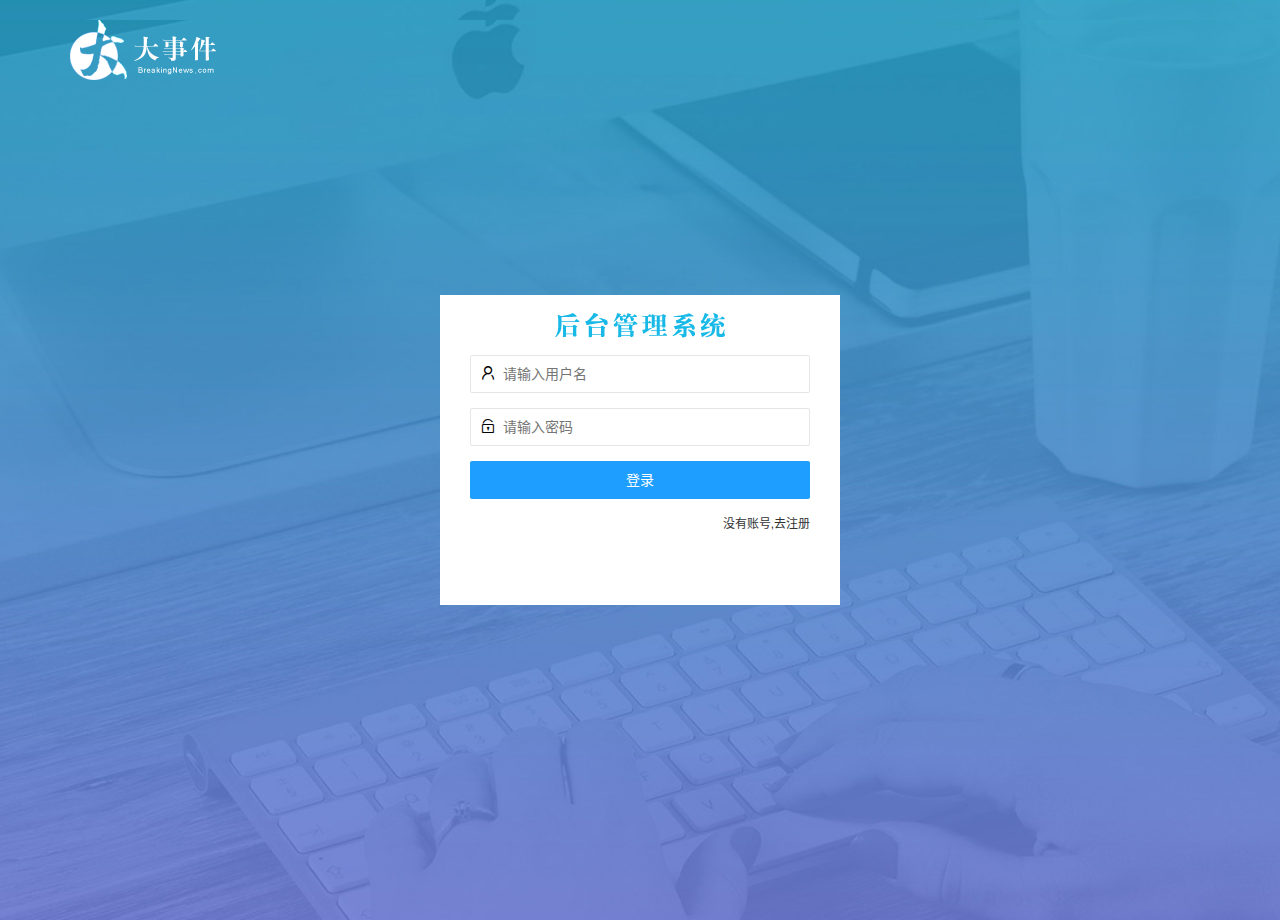
<file: login.html>
<!DOCTYPE html>
<html lang="zh-CN">

<head>
    <meta charset="UTF-8">
    <meta name="viewport" content="width=device-width, initial-scale=1.0">
    <title>大事件-登录/注册</title>
    <link rel="shortcut icon" href="/favicons.ico">
    <!-- 引入layui.css文件 -->
    <link rel="stylesheet" href="/assets/lib/layui/css/layui.css">
    <!-- 引入自己的css文件 -->
    <link rel="stylesheet" href="/assets/css/login.css">
</head>

<body>
    <!-- 头部的logo区域 -->
    <div class="layui-main">
        <img src="/assets/images/logo.png" alt="">
    </div>

    <!-- 登录注册区域 -->
    <div class="loginAndRegBox">
        <div class="title-box"></div>
        <!-- 登录的div -->
        <div class="login-box">
            <!-- 登录的表单 -->
            <form class="layui-form" id="form_login">
                <!-- 用户名框 -->
                <div class="layui-form-item">
                    <i class="layui-icon layui-icon-username"></i>
                    <input type="text" name="username" required lay-verify="required" placeholder="请输入用户名" autocomplete="off" class="layui-input">
                </div>
                <!-- 密码框 -->
                <div class="layui-form-item">
                    <i class="layui-icon layui-icon-password"></i>
                    <input type="text" name="password" required lay-verify="required" placeholder="请输入密码" autocomplete="off" class="layui-input">
                </div>
                <!-- 登录按钮 -->
                <div class="layui-form-item">
                    <!-- lay-submit 提交按钮 -->
                    <!-- layui-btn-normal 按钮背景色 -->
                    <!-- layui-btn-fluid 流体 最大化适应 -->
                    <button class="layui-btn layui-btn-normal layui-btn-fluid" lay-submit>登录</button>
                </div>
                <div class="layui-form-item links">
                    <a href="javascript:;" id="link_reg">没有账号,去注册</a>
                </div>
            </form>
        </div>

        <!-- 注册的div -->
        <div class="reg-box" style="display: none;">
            <!-- 注册的表单 -->
            <form class="layui-form" id="form_reg">
                <!-- 用户名框 -->
                <div class="layui-form-item">
                    <i class="layui-icon layui-icon-username"></i>
                    <input type="text" name="username" required lay-verify="required" placeholder="请输入用户名" autocomplete="off" class="layui-input">
                </div>
                <!-- 密码框 -->
                <div class="layui-form-item">
                    <i class="layui-icon layui-icon-password"></i>
                    <input type="text" name="password" required lay-verify="required|pwd" placeholder="请输入密码" autocomplete="off" class="layui-input">
                </div>
                <!-- 密码确认框 -->
                <div class="layui-form-item">
                    <i class="layui-icon layui-icon-password"></i>
                    <input type="text" name="repassword" required lay-verify="required|pwd|repwd" placeholder="再次输入密码" autocomplete="off" class="layui-input">
                </div>
                <!-- 注册按钮 -->
                <div class="layui-form-item">
                    <!-- lay-submit 提交按钮 -->
                    <!-- layui-btn-normal 按钮背景色 -->
                    <!-- layui-btn-fluid 流体 最大化适应 -->
                    <button class="layui-btn layui-btn-normal layui-btn-fluid" lay-submit>注册</button>
                </div>
                <div class="layui-form-item links">
                    <a href="javascript:;" id="link_login">已有账号,去登录</a>
                </div>
            </form>
        </div>
    </div>
    <!-- 引入layui.js文件 -->
    <!-- 因为这个文件未使用window.onload 所以要导入到最底端 -->
    <script src="/assets/lib/layui/layui.all.js"></script>
    <!-- 引入jQuery.js文件 -->
    <script src="/assets/lib/jquery.js"></script>
    <!-- 引入baseAPI.js文件 -->
    <script src="/assets/js/baseAPI.js"></script>
    <!-- 引入自己的js文件 -->
    <script src="/assets/js/login.js"></script>
</body>

</html>
</file>
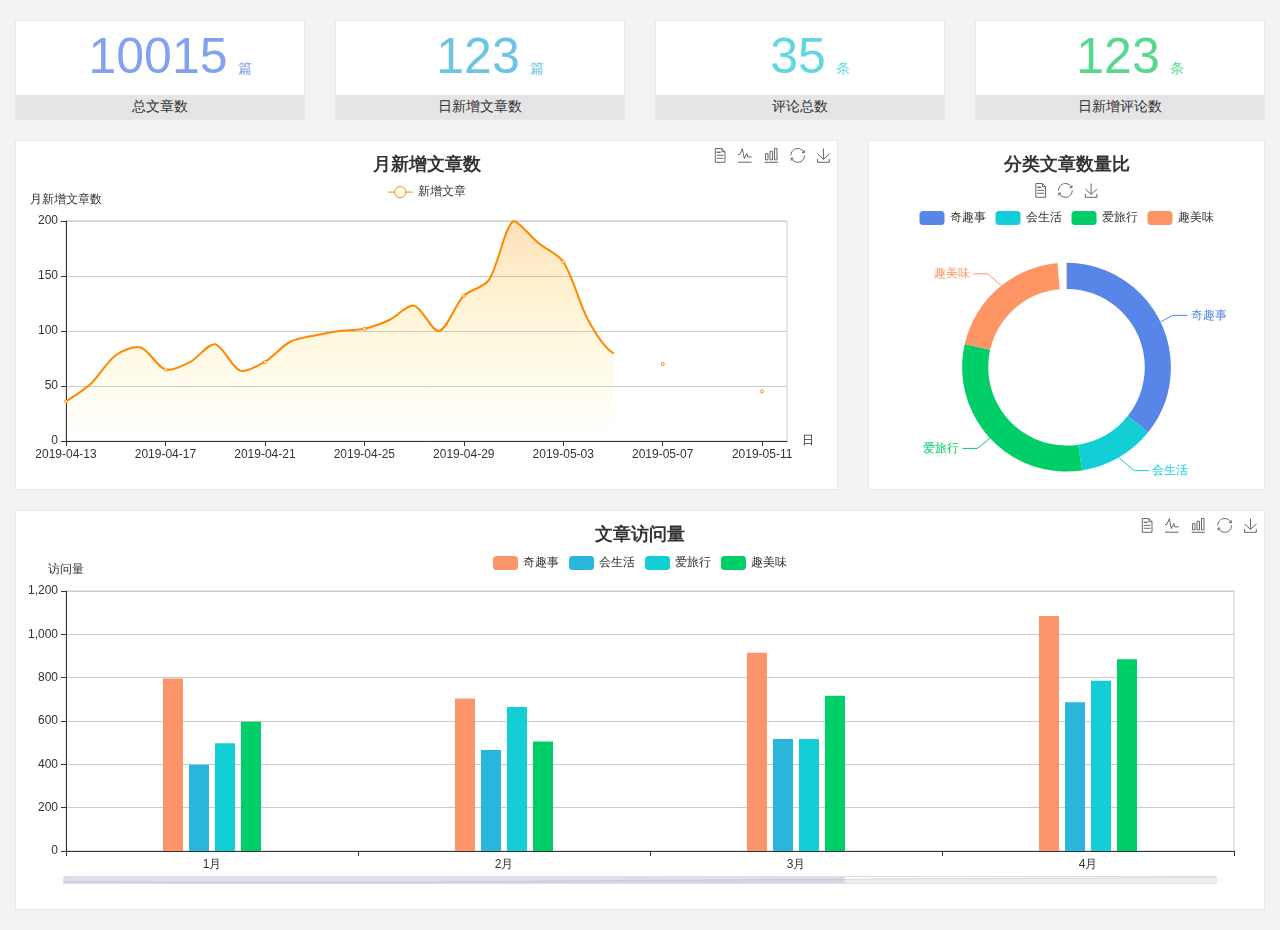
<file: home/dashboard.html>
<!DOCTYPE html>
<html lang="en">

<head>
  <meta charset="UTF-8">
  <meta name="viewport" content="width=device-width, initial-scale=1.0">
  <meta http-equiv="X-UA-Compatible" content="ie=edge">
  <title>图表统计</title>
  <link rel="stylesheet" href="../assets/lib/bootstrap.css" />
  <link rel="stylesheet" href="../assets/lib/main.css" />
  <script src="../assets/lib/jquery.js"></script>
  <script type="text/javascript" src="../assets/lib/echarts.min.js"></script>
</head>

<body>
  <div class="container-fluid">
    <div class="row spannel_list">
      <div class="col-sm-3 col-xs-6">
        <div class="spannel">
          <em>10015</em><span>篇</span>
          <b>总文章数</b>
        </div>
      </div>
      <div class="col-sm-3 col-xs-6">
        <div class="spannel scolor01">
          <em>123</em><span>篇</span>
          <b>日新增文章数</b>
        </div>
      </div>
      <div class="col-sm-3 col-xs-6">
        <div class="spannel scolor02">
          <em>35</em><span>条</span>
          <b>评论总数</b>
        </div>
      </div>
      <div class="col-sm-3 col-xs-6">
        <div class="spannel scolor03">
          <em>123</em><span>条</span>
          <b>日新增评论数</b>
        </div>
      </div>
    </div>
  </div>

  <div class="container-fluid">
    <div class="row curve-pie">
      <div class="col-lg-8 col-md-8">
        <div class="gragh_pannel" id="curve_show"></div>
      </div>
      <div class="col-lg-4 col-md-4">
        <div class="gragh_pannel" id="pie_show"></div>
      </div>
    </div>
  </div>

  <div class="container-fluid">
    <div class="column_pannel" id="column_show"></div>
  </div>

  <script>
    var oChart = echarts.init(document.getElementById('curve_show'));
    var aList_all = [
      { 'count': 36, 'date': '2019-04-13' },
      { 'count': 52, 'date': '2019-04-14' },
      { 'count': 78, 'date': '2019-04-15' },
      { 'count': 85, 'date': '2019-04-16' },
      { 'count': 65, 'date': '2019-04-17' },
      { 'count': 72, 'date': '2019-04-18' },
      { 'count': 88, 'date': '2019-04-19' },
      { 'count': 64, 'date': '2019-04-20' },
      { 'count': 72, 'date': '2019-04-21' },
      { 'count': 90, 'date': '2019-04-22' },
      { 'count': 96, 'date': '2019-04-23' },
      { 'count': 100, 'date': '2019-04-24' },
      { 'count': 102, 'date': '2019-04-25' },
      { 'count': 110, 'date': '2019-04-26' },
      { 'count': 123, 'date': '2019-04-27' },
      { 'count': 100, 'date': '2019-04-28' },
      { 'count': 132, 'date': '2019-04-29' },
      { 'count': 146, 'date': '2019-04-30' },
      { 'count': 200, 'date': '2019-05-01' },
      { 'count': 180, 'date': '2019-05-02' },
      { 'count': 163, 'date': '2019-05-03' },
      { 'count': 110, 'date': '2019-05-04' },
      { 'count': 80, 'date': '2019-05-05' },
      { 'count': 82, 'date': '2019-05-06' },
      { 'count': 70, 'date': '2019-05-07' },
      { 'count': 65, 'date': '2019-05-08' },
      { 'count': 54, 'date': '2019-05-09' },
      { 'count': 40, 'date': '2019-05-10' },
      { 'count': 45, 'date': '2019-05-11' },
      { 'count': 38, 'date': '2019-05-12' },
    ];

    let aCount = [];
    let aDate = [];

    for (var i = 0; i < aList_all.length; i++) {
      aCount.push(aList_all[i].count);
      aDate.push(aList_all[i].date);
    }

    var chartopt = {
      title: {
        text: '月新增文章数',
        left: 'center',
        top: '10'
      },
      tooltip: {
        trigger: 'axis'
      },
      legend: {
        data: ['新增文章'],
        top: '40'
      },
      toolbox: {
        show: true,
        feature: {
          mark: { show: true },
          dataView: { show: true, readOnly: false },
          magicType: { show: true, type: ['line', 'bar'] },
          restore: { show: true },
          saveAsImage: { show: true }
        }
      },
      calculable: true,
      xAxis: [
        {
          name: '日',
          type: 'category',
          boundaryGap: false,
          data: aDate
        }
      ],
      yAxis: [
        {
          name: '月新增文章数',
          type: 'value'
        }
      ],
      series: [
        {
          name: '新增文章',
          type: 'line',
          smooth: true,
          itemStyle: { normal: { areaStyle: { type: 'default' }, color: '#f80' }, lineStyle: { color: '#f80' } },
          data: aCount
        }],
      areaStyle: {
        normal: {
          color: new echarts.graphic.LinearGradient(0, 0, 0, 1, [{
            offset: 0,
            color: 'rgba(255,136,0,0.39)'
          }, {
            offset: .34,
            color: 'rgba(255,180,0,0.25)'
          }, {
            offset: 1,
            color: 'rgba(255,222,0,0.00)'
          }])

        }
      },
      grid: {
        show: true,
        x: 50,
        x2: 50,
        y: 80,
        height: 220
      }
    };

    oChart.setOption(chartopt);


    var oPie = echarts.init(document.getElementById('pie_show'));
    var oPieopt =
    {
      title: {
        top: 10,
        text: '分类文章数量比',
        x: 'center'
      },
      tooltip: {
        trigger: 'item',
        formatter: "{a} <br/>{b} : {c} ({d}%)"
      },
      color: ['#5885e8', '#13cfd5', '#00ce68', '#ff9565'],
      legend: {
        x: 'center',
        top: 65,
        data: ['奇趣事', '会生活', '爱旅行', '趣美味']
      },
      toolbox: {
        show: true,
        x: 'center',
        top: 35,
        feature: {
          mark: { show: true },
          dataView: { show: true, readOnly: false },
          magicType: {
            show: true,
            type: ['pie', 'funnel'],
            option: {
              funnel: {
                x: '25%',
                width: '50%',
                funnelAlign: 'left',
                max: 1548
              }
            }
          },
          restore: { show: true },
          saveAsImage: { show: true }
        }
      },
      calculable: true,
      series: [
        {
          name: '访问来源',
          type: 'pie',
          radius: ['45%', '60%'],
          center: ['50%', '65%'],
          data: [
            { value: 300, name: '奇趣事' },
            { value: 100, name: '会生活' },
            { value: 260, name: '爱旅行' },
            { value: 180, name: '趣美味' }
          ]
        }
      ]
    };
    oPie.setOption(oPieopt);



    var oColumn = this.echarts.init(document.getElementById('column_show'));
    var oColumnopt =
    {
      title: {
        text: '文章访问量',
        left: 'center',
        top: '10'
      },
      tooltip: {
        trigger: 'axis'
      },
      legend: {
        data: ['奇趣事', '会生活', '爱旅行', '趣美味'],
        top: '40'
      },
      toolbox: {
        show: true,
        feature: {
          mark: { show: true },
          dataView: { show: true, readOnly: false },
          magicType: { show: true, type: ['line', 'bar'] },
          restore: { show: true },
          saveAsImage: { show: true }
        }
      },
      calculable: true,
      xAxis: [
        {
          type: 'category',
          data: ['1月', '2月', '3月', '4月', '5月']
        }
      ],
      yAxis: [
        {
          name: '访问量',
          type: 'value'
        }
      ],
      series: [
        {
          name: '奇趣事',
          type: 'bar',
          barWidth: 20,
          itemStyle: {
            normal: { areaStyle: { type: 'default' }, color: '#fd956a' }
          },
          data: [800, 708, 920, 1090, 1200]
        },
        {
          name: '会生活',
          type: 'bar',
          barWidth: 20,
          itemStyle: {
            normal: { areaStyle: { type: 'default' }, color: '#2bb6db' }
          },
          data: [400, 468, 520, 690, 800]
        },
        {
          name: '爱旅行',
          type: 'bar',
          barWidth: 20,
          itemStyle: {
            normal: { areaStyle: { type: 'default' }, color: '#13cfd5' }
          },
          data: [500, 668, 520, 790, 900]
        },
        {
          name: '趣美味',
          type: 'bar',
          barWidth: 20,
          itemStyle: {
            normal: { areaStyle: { type: 'default' }, color: '#00ce68' }
          },
          data: [600, 508, 720, 890, 1000]
        }
      ],
      grid: {
        show: true,
        x: 50,
        x2: 30,
        y: 80,
        height: 260
      },
      dataZoom: [//给x轴设置滚动条
        {
          start: 0,//默认为0
          end: 100 - 1000 / 31,//默认为100
          type: 'slider',
          show: true,
          xAxisIndex: [0],
          handleSize: 0,//滑动条的 左右2个滑动条的大小
          height: 8,//组件高度
          left: 45, //左边的距离
          right: 50,//右边的距离
          bottom: 26,//右边的距离
          handleColor: '#ddd',//h滑动图标的颜色
          handleStyle: {
            borderColor: "#cacaca",
            borderWidth: "1",
            shadowBlur: 2,
            background: "#ddd",
            shadowColor: "#ddd",
          }
        }]
    };
    oColumn.setOption(oColumnopt);
  </script>
</body>

</html>
</file>
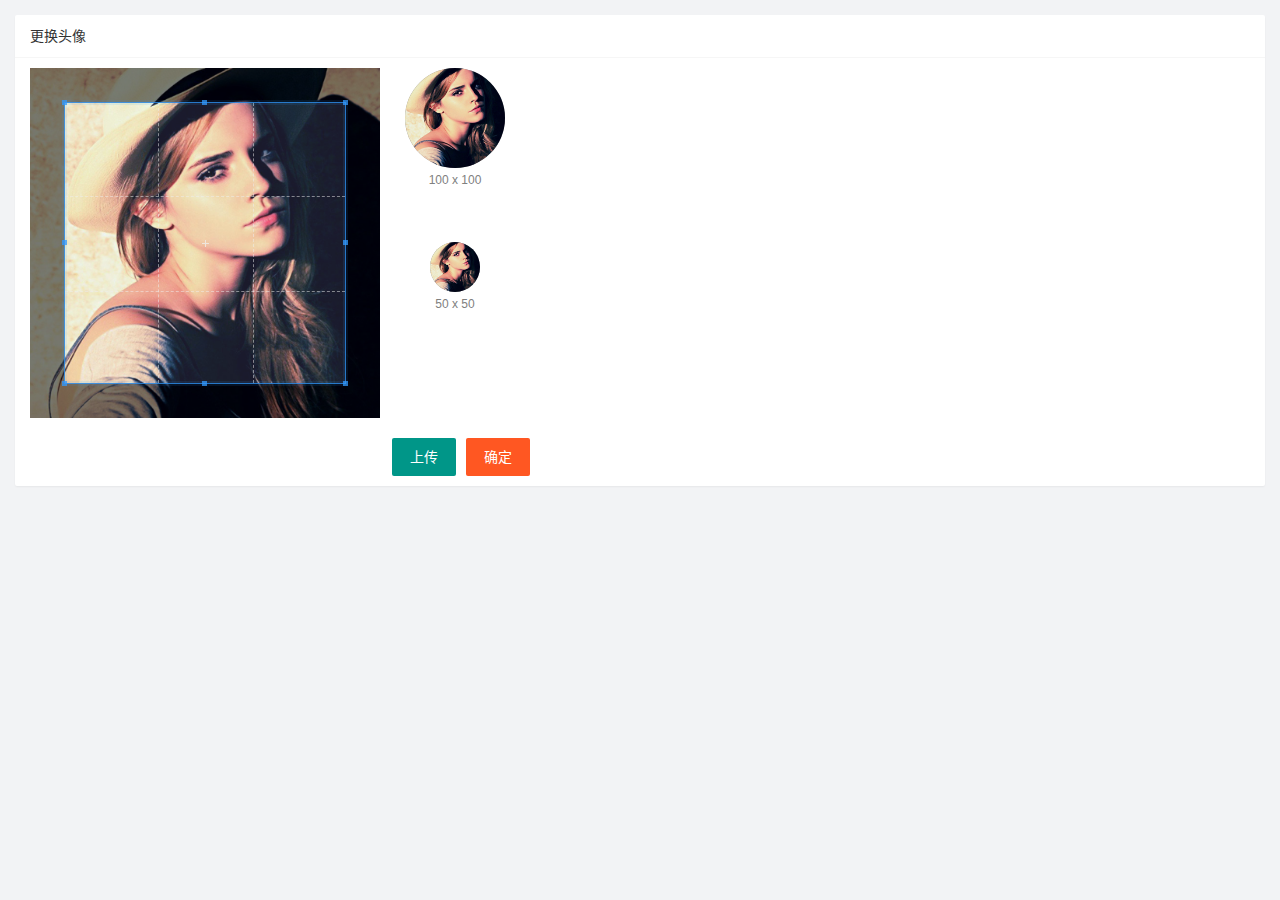
<file: user/user_avatar.html>
<!DOCTYPE html>
<html lang="zh-CN">

<head>
    <meta charset="UTF-8">
    <meta name="viewport" content="width=device-width, initial-scale=1.0">
    <title>Document</title>
    <!-- 导入layui样式 -->
    <link rel="stylesheet" href="/assets/lib/layui/css/layui.css">
    <!-- 导入cropper样式 -->
    <link rel="stylesheet" href="/assets/lib/cropper/cropper.css">
    <!-- 导入自己的样式 -->
    <link rel="stylesheet" href="/assets/css/user/user_avatar.css">
</head>

<body>
    <div class="layui-card">
        <div class="layui-card-header">更换头像</div>
        <div class="layui-card-body">
            <!-- 第一行的图片裁剪和预览区域 -->
            <div class="row1">
                <!-- 图片裁剪区域 -->
                <div class="cropper-box">
                    <!-- 这个 img 标签很重要，将来会把它初始化为裁剪区域 -->
                    <img id="image" src="/assets/images/sample.jpg" />
                </div>
                <!-- 图片的预览区域 -->
                <div class="preview-box">
                    <div>
                        <!-- 宽高为 100px 的预览区域 -->
                        <div class="img-preview w100"></div>
                        <p class="size">100 x 100</p>
                    </div>
                    <div>
                        <!-- 宽高为 50px 的预览区域 -->
                        <div class="img-preview w50"></div>
                        <p class="size">50 x 50</p>
                    </div>
                </div>
            </div>
            <!-- 第二行的按钮区域 -->
            <div class="row2">
                <input type="file" id="file" accept="image/jpeg,image/png">
                <button type="button" id="btnChooseImage" class="layui-btn">上传</button>
                <button type="button" id="btnUpload" class="layui-btn layui-btn-danger">确定</button>
            </div>
        </div>
    </div>

    <!-- 导入layui -->
    <script src="/assets/lib/layui/layui.all.js"></script>
    <!-- 导入jQuery -->
    <script src="/assets/lib/jquery.js"></script>
    <script src="/assets/lib/cropper/Cropper.js"></script>
    <script src="/assets/lib/cropper/jquery-cropper.js"></script>
    <!-- 导入baseAPI -->
    <script src="/assets/js/baseAPI.js"></script>
    <!-- 导入自己的js -->
    <script src="/assets/js/user/user_avatar.js"></script>
</body>

</html>
</file>
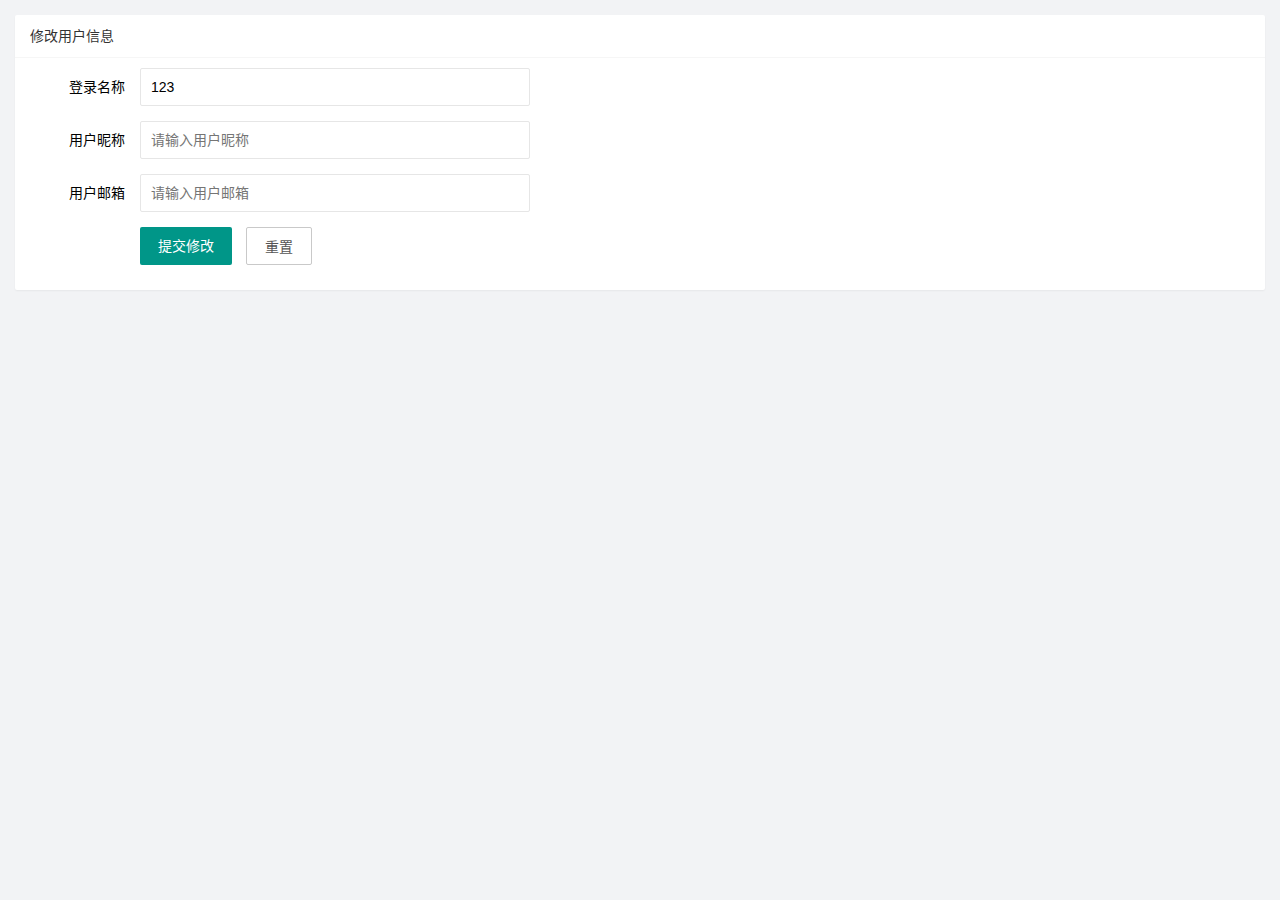
<file: user/user_info.html>
<!DOCTYPE html>
<html lang="zh-CN">

<head>
    <meta charset="UTF-8">
    <meta name="viewport" content="width=device-width, initial-scale=1.0">
    <title>Document</title>
    <!-- 导入layui的样式 -->
    <link rel="stylesheet" href="/assets/lib/layui/css/layui.css">
    <!-- 导入自己的样式 -->
    <link rel="stylesheet" href="/assets/css/user/user_info.css">
</head>

<body>
    <div class="layui-card">
        <div class="layui-card-header">修改用户信息</div>
        <div class="layui-card-body">
            <!-- form 表单区域 -->
            <form class="layui-form" lay-filter="formUserInfo">
                <input type="hidden" name="id">
                <div class="layui-form-item">
                    <label class="layui-form-label">登录名称</label>
                    <div class="layui-input-block">
                        <input value="123" type="text" name="username" required lay-verify="required" placeholder="请输入登录名称" autocomplete="off" class="layui-input" readonly />
                    </div>
                </div>
                <div class="layui-form-item">
                    <label class="layui-form-label">用户昵称</label>
                    <div class="layui-input-block">
                        <input type="text" name="nickname" required lay-verify="required|nickname" placeholder="请输入用户昵称" autocomplete="off" class="layui-input" />
                    </div>
                </div>
                <div class="layui-form-item">
                    <label class="layui-form-label">用户邮箱</label>
                    <div class="layui-input-block">
                        <input type="text" name="email" required lay-verify="required|email" placeholder="请输入用户邮箱" autocomplete="off" class="layui-input" />
                    </div>
                </div>
                <div class="layui-form-item">
                    <div class="layui-input-block">
                        <button class="layui-btn" lay-submit lay-filter="formDemo">提交修改</button>
                        <button id="btnReset" type="reset" class="layui-btn layui-btn-primary">重置</button>
                    </div>
                </div>
            </form>
        </div>
    </div>

    <!-- 导入layui的js -->
    <script src="/assets/lib/layui/layui.all.js"></script>
    <!-- 导入jQuery -->
    <script src="/assets/lib/jquery.js"></script>
    <!-- 导入baseAPI.js -->
    <script src="/assets/js/baseAPI.js"></script>
    <!-- 导入自己的js -->
    <script src="/assets/js/user/user_info.js"></script>
</body>

</html>
</file>
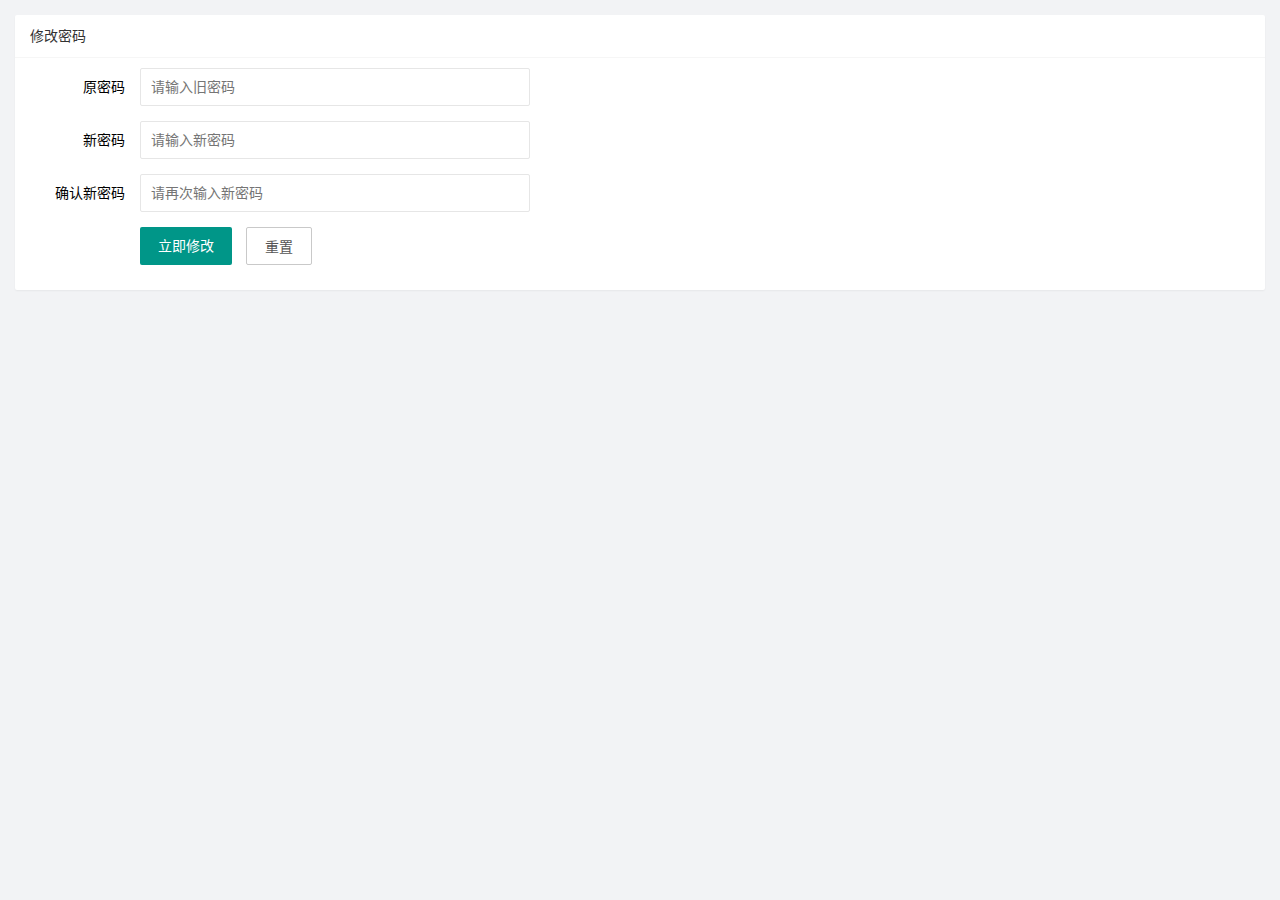
<file: user/user_pwd.html>
<!DOCTYPE html>
<html lang="zh-CN">

<head>
    <meta charset="UTF-8">
    <meta name="viewport" content="width=device-width, initial-scale=1.0">
    <title>Document</title>
    <!-- 导入layui样式 -->
    <link rel="stylesheet" href="/assets/lib/layui/css/layui.css">
    <!-- 导入自己的样式 -->
    <link rel="stylesheet" href="/assets/css/user/user_pwd.css">
</head>

<body>
    <div class="layui-card">
        <div class="layui-card-header">修改密码</div>
        <div class="layui-card-body">
            <form class="layui-form" action="">
                <div class="layui-form-item">
                    <label class="layui-form-label">原密码</label>
                    <div class="layui-input-block">
                        <input type="text" name="oldPwd" required lay-verify="required|pwd" placeholder="请输入旧密码" autocomplete="off" class="layui-input">
                    </div>
                </div>
                <div class="layui-form-item">
                    <label class="layui-form-label">新密码</label>
                    <div class="layui-input-block">
                        <input type="text" name="newPwd" required lay-verify="required|pwd|samePwd" placeholder="请输入新密码" autocomplete="off" class="layui-input">
                    </div>
                </div>
                <div class="layui-form-item">
                    <label class="layui-form-label">确认新密码</label>
                    <div class="layui-input-block">
                        <input type="text" name="rePwd" required lay-verify="required|rePwd" placeholder="请再次输入新密码" autocomplete="off" class="layui-input">
                    </div>
                </div>
                <div class="layui-form-item">
                    <div class="layui-input-block">
                        <button class="layui-btn" lay-submit lay-filter="formDemo">立即修改</button>
                        <button type="reset" class="layui-btn layui-btn-primary">重置</button>
                    </div>
                </div>
            </form>
        </div>
    </div>

    <!-- 导入layui.all.js -->
    <script src="/assets/lib/layui/layui.all.js"></script>
    <!-- 导入jQuery -->
    <script src="/assets/lib/jquery.js"></script>
    <!-- 导入baseAPI -->
    <script src="/assets/js/baseAPI.js"></script>
    <!-- 导入自己的js -->
    <script src="/assets/js/user/user_pwd.js"></script>
</body>

</html>
</file>
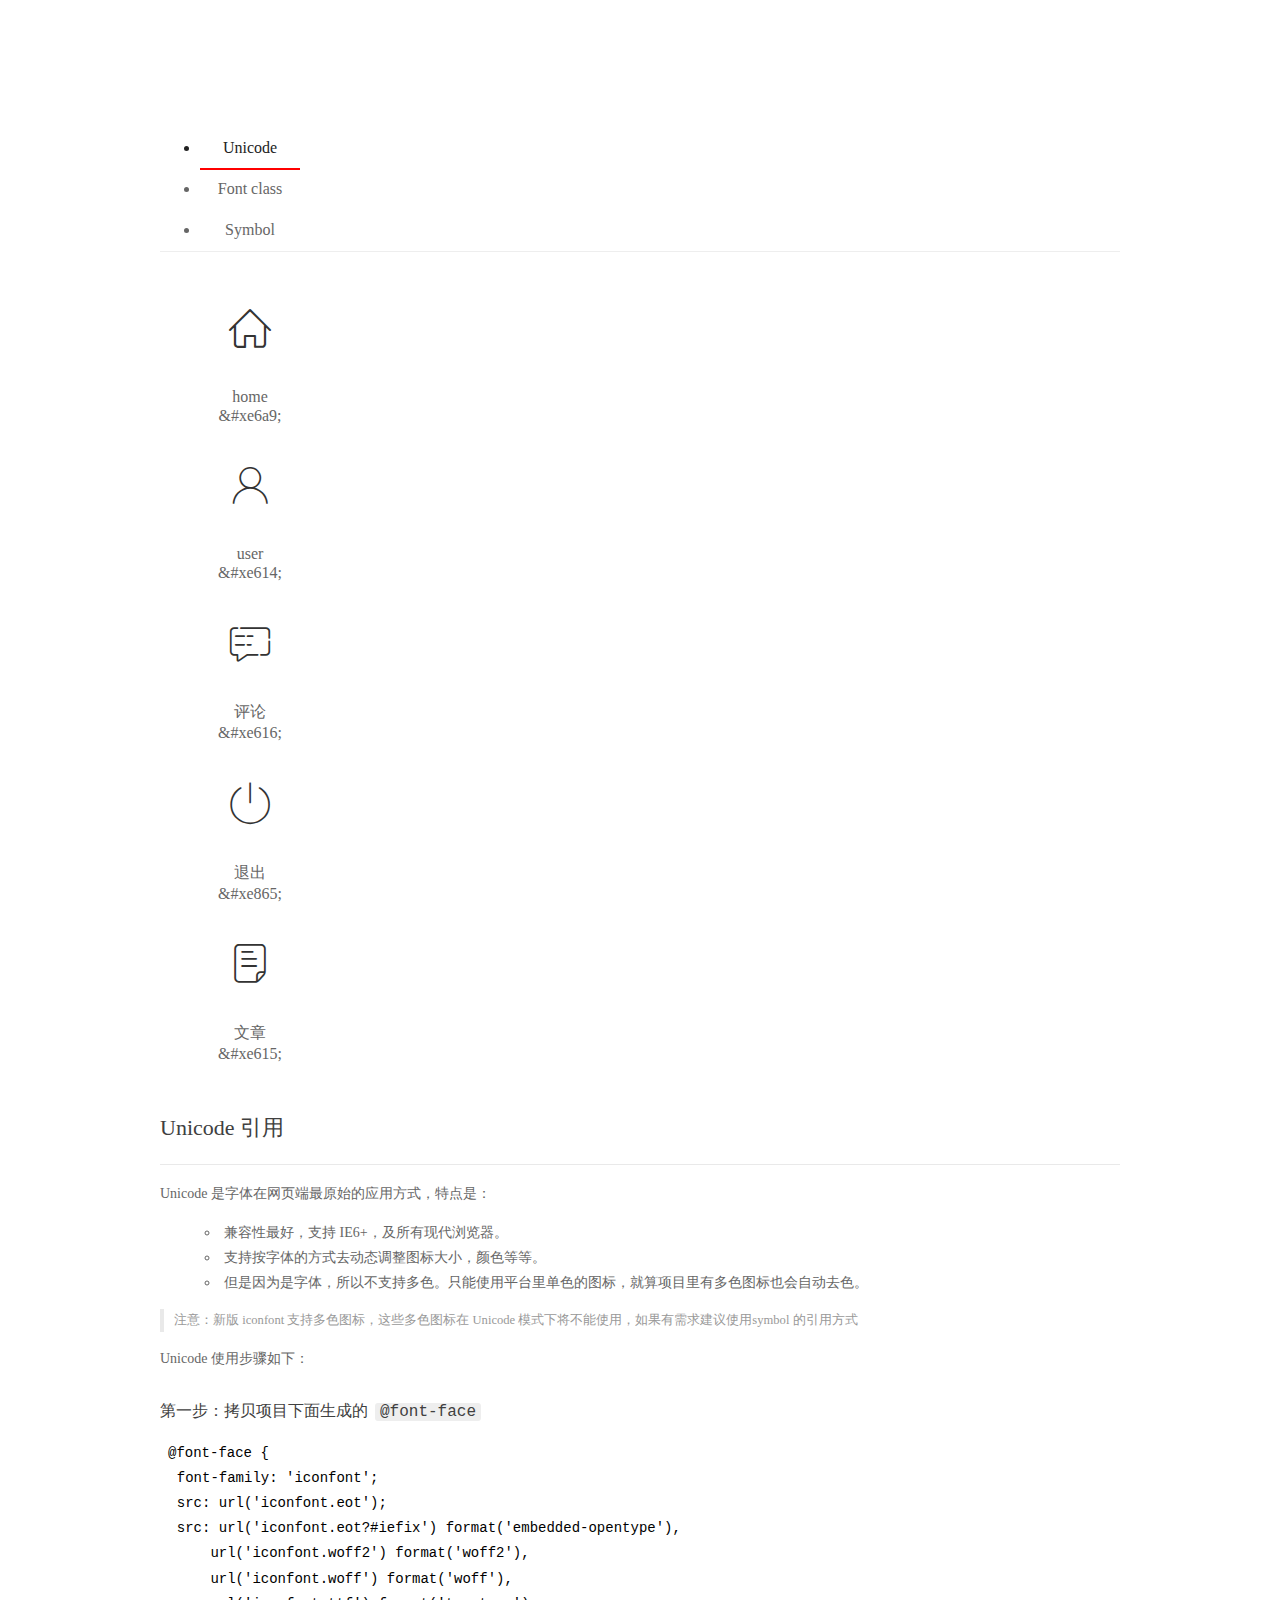
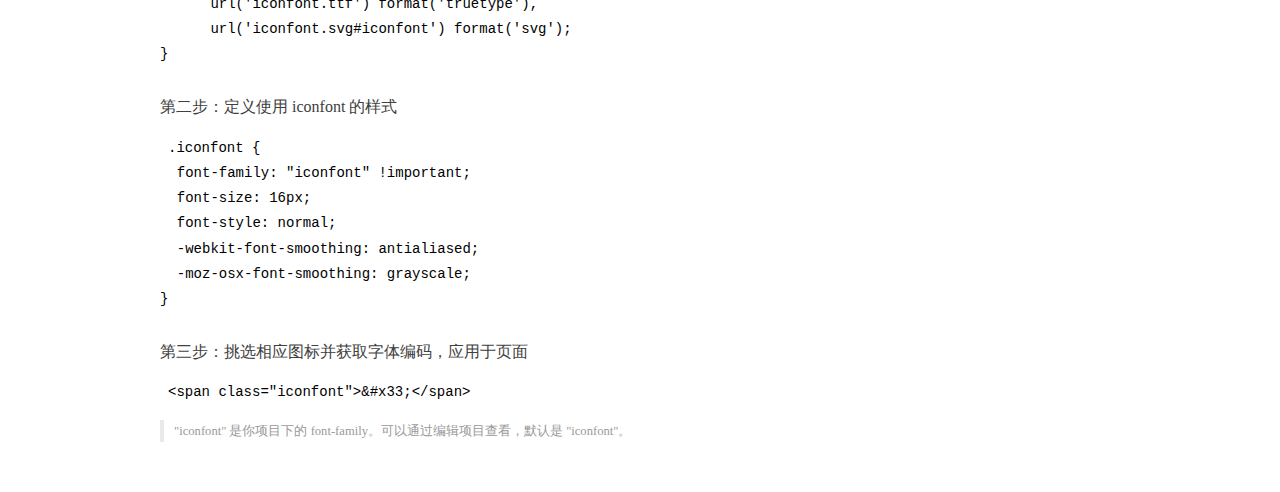
<file: assets/fonts/demo_index.html>
<!DOCTYPE html>
<html>
<head>
  <meta charset="utf-8"/>
  <title>IconFont Demo</title>
  <link rel="shortcut icon" href="https://gtms04.alicdn.com/tps/i4/TB1_oz6GVXXXXaFXpXXJDFnIXXX-64-64.ico" type="image/x-icon"/>
  <link rel="stylesheet" href="https://g.alicdn.com/thx/cube/1.3.2/cube.min.css">
  <link rel="stylesheet" href="demo.css">
  <link rel="stylesheet" href="iconfont.css">
  <script src="iconfont.js"></script>
  <!-- jQuery -->
  <script src="https://a1.alicdn.com/oss/uploads/2018/12/26/7bfddb60-08e8-11e9-9b04-53e73bb6408b.js"></script>
  <!-- 代码高亮 -->
  <script src="https://a1.alicdn.com/oss/uploads/2018/12/26/a3f714d0-08e6-11e9-8a15-ebf944d7534c.js"></script>
</head>
<body>
  <div class="main">
    <h1 class="logo"><a href="https://www.iconfont.cn/" title="iconfont 首页" target="_blank">&#xe86b;</a></h1>
    <div class="nav-tabs">
      <ul id="tabs" class="dib-box">
        <li class="dib active"><span>Unicode</span></li>
        <li class="dib"><span>Font class</span></li>
        <li class="dib"><span>Symbol</span></li>
      </ul>
      
    </div>
    <div class="tab-container">
      <div class="content unicode" style="display: block;">
          <ul class="icon_lists dib-box">
          
            <li class="dib">
              <span class="icon iconfont">&#xe6a9;</span>
                <div class="name">home</div>
                <div class="code-name">&amp;#xe6a9;</div>
              </li>
          
            <li class="dib">
              <span class="icon iconfont">&#xe614;</span>
                <div class="name">user</div>
                <div class="code-name">&amp;#xe614;</div>
              </li>
          
            <li class="dib">
              <span class="icon iconfont">&#xe616;</span>
                <div class="name">评论</div>
                <div class="code-name">&amp;#xe616;</div>
              </li>
          
            <li class="dib">
              <span class="icon iconfont">&#xe865;</span>
                <div class="name">退出</div>
                <div class="code-name">&amp;#xe865;</div>
              </li>
          
            <li class="dib">
              <span class="icon iconfont">&#xe615;</span>
                <div class="name">文章</div>
                <div class="code-name">&amp;#xe615;</div>
              </li>
          
          </ul>
          <div class="article markdown">
          <h2 id="unicode-">Unicode 引用</h2>
          <hr>

          <p>Unicode 是字体在网页端最原始的应用方式，特点是：</p>
          <ul>
            <li>兼容性最好，支持 IE6+，及所有现代浏览器。</li>
            <li>支持按字体的方式去动态调整图标大小，颜色等等。</li>
            <li>但是因为是字体，所以不支持多色。只能使用平台里单色的图标，就算项目里有多色图标也会自动去色。</li>
          </ul>
          <blockquote>
            <p>注意：新版 iconfont 支持多色图标，这些多色图标在 Unicode 模式下将不能使用，如果有需求建议使用symbol 的引用方式</p>
          </blockquote>
          <p>Unicode 使用步骤如下：</p>
          <h3 id="-font-face">第一步：拷贝项目下面生成的 <code>@font-face</code></h3>
<pre><code class="language-css"
>@font-face {
  font-family: 'iconfont';
  src: url('iconfont.eot');
  src: url('iconfont.eot?#iefix') format('embedded-opentype'),
      url('iconfont.woff2') format('woff2'),
      url('iconfont.woff') format('woff'),
      url('iconfont.ttf') format('truetype'),
      url('iconfont.svg#iconfont') format('svg');
}
</code></pre>
          <h3 id="-iconfont-">第二步：定义使用 iconfont 的样式</h3>
<pre><code class="language-css"
>.iconfont {
  font-family: "iconfont" !important;
  font-size: 16px;
  font-style: normal;
  -webkit-font-smoothing: antialiased;
  -moz-osx-font-smoothing: grayscale;
}
</code></pre>
          <h3 id="-">第三步：挑选相应图标并获取字体编码，应用于页面</h3>
<pre>
<code class="language-html"
>&lt;span class="iconfont"&gt;&amp;#x33;&lt;/span&gt;
</code></pre>
          <blockquote>
            <p>"iconfont" 是你项目下的 font-family。可以通过编辑项目查看，默认是 "iconfont"。</p>
          </blockquote>
          </div>
      </div>
      <div class="content font-class">
        <ul class="icon_lists dib-box">
          
          <li class="dib">
            <span class="icon iconfont icon-home"></span>
            <div class="name">
              home
            </div>
            <div class="code-name">.icon-home
            </div>
          </li>
          
          <li class="dib">
            <span class="icon iconfont icon-user"></span>
            <div class="name">
              user
            </div>
            <div class="code-name">.icon-user
            </div>
          </li>
          
          <li class="dib">
            <span class="icon iconfont icon-pinglun"></span>
            <div class="name">
              评论
            </div>
            <div class="code-name">.icon-pinglun
            </div>
          </li>
          
          <li class="dib">
            <span class="icon iconfont icon-tuichu"></span>
            <div class="name">
              退出
            </div>
            <div class="code-name">.icon-tuichu
            </div>
          </li>
          
          <li class="dib">
            <span class="icon iconfont icon-16"></span>
            <div class="name">
              文章
            </div>
            <div class="code-name">.icon-16
            </div>
          </li>
          
        </ul>
        <div class="article markdown">
        <h2 id="font-class-">font-class 引用</h2>
        <hr>

        <p>font-class 是 Unicode 使用方式的一种变种，主要是解决 Unicode 书写不直观，语意不明确的问题。</p>
        <p>与 Unicode 使用方式相比，具有如下特点：</p>
        <ul>
          <li>兼容性良好，支持 IE8+，及所有现代浏览器。</li>
          <li>相比于 Unicode 语意明确，书写更直观。可以很容易分辨这个 icon 是什么。</li>
          <li>因为使用 class 来定义图标，所以当要替换图标时，只需要修改 class 里面的 Unicode 引用。</li>
          <li>不过因为本质上还是使用的字体，所以多色图标还是不支持的。</li>
        </ul>
        <p>使用步骤如下：</p>
        <h3 id="-fontclass-">第一步：引入项目下面生成的 fontclass 代码：</h3>
<pre><code class="language-html">&lt;link rel="stylesheet" href="./iconfont.css"&gt;
</code></pre>
        <h3 id="-">第二步：挑选相应图标并获取类名，应用于页面：</h3>
<pre><code class="language-html">&lt;span class="iconfont icon-xxx"&gt;&lt;/span&gt;
</code></pre>
        <blockquote>
          <p>"
            iconfont" 是你项目下的 font-family。可以通过编辑项目查看，默认是 "iconfont"。</p>
        </blockquote>
      </div>
      </div>
      <div class="content symbol">
          <ul class="icon_lists dib-box">
          
            <li class="dib">
                <svg class="icon svg-icon" aria-hidden="true">
                  <use xlink:href="#icon-home"></use>
                </svg>
                <div class="name">home</div>
                <div class="code-name">#icon-home</div>
            </li>
          
            <li class="dib">
                <svg class="icon svg-icon" aria-hidden="true">
                  <use xlink:href="#icon-user"></use>
                </svg>
                <div class="name">user</div>
                <div class="code-name">#icon-user</div>
            </li>
          
            <li class="dib">
                <svg class="icon svg-icon" aria-hidden="true">
                  <use xlink:href="#icon-pinglun"></use>
                </svg>
                <div class="name">评论</div>
                <div class="code-name">#icon-pinglun</div>
            </li>
          
            <li class="dib">
                <svg class="icon svg-icon" aria-hidden="true">
                  <use xlink:href="#icon-tuichu"></use>
                </svg>
                <div class="name">退出</div>
                <div class="code-name">#icon-tuichu</div>
            </li>
          
            <li class="dib">
                <svg class="icon svg-icon" aria-hidden="true">
                  <use xlink:href="#icon-16"></use>
                </svg>
                <div class="name">文章</div>
                <div class="code-name">#icon-16</div>
            </li>
          
          </ul>
          <div class="article markdown">
          <h2 id="symbol-">Symbol 引用</h2>
          <hr>

          <p>这是一种全新的使用方式，应该说这才是未来的主流，也是平台目前推荐的用法。相关介绍可以参考这篇<a href="">文章</a>
            这种用法其实是做了一个 SVG 的集合，与另外两种相比具有如下特点：</p>
          <ul>
            <li>支持多色图标了，不再受单色限制。</li>
            <li>通过一些技巧，支持像字体那样，通过 <code>font-size</code>, <code>color</code> 来调整样式。</li>
            <li>兼容性较差，支持 IE9+，及现代浏览器。</li>
            <li>浏览器渲染 SVG 的性能一般，还不如 png。</li>
          </ul>
          <p>使用步骤如下：</p>
          <h3 id="-symbol-">第一步：引入项目下面生成的 symbol 代码：</h3>
<pre><code class="language-html">&lt;script src="./iconfont.js"&gt;&lt;/script&gt;
</code></pre>
          <h3 id="-css-">第二步：加入通用 CSS 代码（引入一次就行）：</h3>
<pre><code class="language-html">&lt;style&gt;
.icon {
  width: 1em;
  height: 1em;
  vertical-align: -0.15em;
  fill: currentColor;
  overflow: hidden;
}
&lt;/style&gt;
</code></pre>
          <h3 id="-">第三步：挑选相应图标并获取类名，应用于页面：</h3>
<pre><code class="language-html">&lt;svg class="icon" aria-hidden="true"&gt;
  &lt;use xlink:href="#icon-xxx"&gt;&lt;/use&gt;
&lt;/svg&gt;
</code></pre>
          </div>
      </div>

    </div>
  </div>
  <script>
  $(document).ready(function () {
      $('.tab-container .content:first').show()

      $('#tabs li').click(function (e) {
        var tabContent = $('.tab-container .content')
        var index = $(this).index()

        if ($(this).hasClass('active')) {
          return
        } else {
          $('#tabs li').removeClass('active')
          $(this).addClass('active')

          tabContent.hide().eq(index).fadeIn()
        }
      })
    })
  </script>
</body>
</html>
</file>
<file: assets/lib/layui/css/layui.css>
/** layui-v2.5.5 MIT License By https://www.layui.com */
 .layui-inline,img{display:inline-block;vertical-align:middle}h1,h2,h3,h4,h5,h6{font-weight:400}.layui-edge,.layui-header,.layui-inline,.layui-main{position:relative}.layui-body,.layui-edge,.layui-elip{overflow:hidden}.layui-btn,.layui-edge,.layui-inline,img{vertical-align:middle}.layui-btn,.layui-disabled,.layui-icon,.layui-unselect{-moz-user-select:none;-webkit-user-select:none;-ms-user-select:none}.layui-elip,.layui-form-checkbox span,.layui-form-pane .layui-form-label{text-overflow:ellipsis;white-space:nowrap}.layui-breadcrumb,.layui-tree-btnGroup{visibility:hidden}blockquote,body,button,dd,div,dl,dt,form,h1,h2,h3,h4,h5,h6,input,li,ol,p,pre,td,textarea,th,ul{margin:0;padding:0;-webkit-tap-highlight-color:rgba(0,0,0,0)}a:active,a:hover{outline:0}img{border:none}li{list-style:none}table{border-collapse:collapse;border-spacing:0}h4,h5,h6{font-size:100%}button,input,optgroup,option,select,textarea{font-family:inherit;font-size:inherit;font-style:inherit;font-weight:inherit;outline:0}pre{white-space:pre-wrap;white-space:-moz-pre-wrap;white-space:-pre-wrap;white-space:-o-pre-wrap;word-wrap:break-word}body{line-height:24px;font:14px Helvetica Neue,Helvetica,PingFang SC,Tahoma,Arial,sans-serif}hr{height:1px;margin:10px 0;border:0;clear:both}a{color:#333;text-decoration:none}a:hover{color:#777}a cite{font-style:normal;*cursor:pointer}.layui-border-box,.layui-border-box *{box-sizing:border-box}.layui-box,.layui-box *{box-sizing:content-box}.layui-clear{clear:both;*zoom:1}.layui-clear:after{content:'\20';clear:both;*zoom:1;display:block;height:0}.layui-inline{*display:inline;*zoom:1}.layui-edge{display:inline-block;width:0;height:0;border-width:6px;border-style:dashed;border-color:transparent}.layui-edge-top{top:-4px;border-bottom-color:#999;border-bottom-style:solid}.layui-edge-right{border-left-color:#999;border-left-style:solid}.layui-edge-bottom{top:2px;border-top-color:#999;border-top-style:solid}.layui-edge-left{border-right-color:#999;border-right-style:solid}.layui-disabled,.layui-disabled:hover{color:#d2d2d2!important;cursor:not-allowed!important}.layui-circle{border-radius:100%}.layui-show{display:block!important}.layui-hide{display:none!important}@font-face{font-family:layui-icon;src:url(../font/iconfont.eot?v=250);src:url(../font/iconfont.eot?v=250#iefix) format('embedded-opentype'),url(../font/iconfont.woff2?v=250) format('woff2'),url(../font/iconfont.woff?v=250) format('woff'),url(../font/iconfont.ttf?v=250) format('truetype'),url(../font/iconfont.svg?v=250#layui-icon) format('svg')}.layui-icon{font-family:layui-icon!important;font-size:16px;font-style:normal;-webkit-font-smoothing:antialiased;-moz-osx-font-smoothing:grayscale}.layui-icon-reply-fill:before{content:"\e611"}.layui-icon-set-fill:before{content:"\e614"}.layui-icon-menu-fill:before{content:"\e60f"}.layui-icon-search:before{content:"\e615"}.layui-icon-share:before{content:"\e641"}.layui-icon-set-sm:before{content:"\e620"}.layui-icon-engine:before{content:"\e628"}.layui-icon-close:before{content:"\1006"}.layui-icon-close-fill:before{content:"\1007"}.layui-icon-chart-screen:before{content:"\e629"}.layui-icon-star:before{content:"\e600"}.layui-icon-circle-dot:before{content:"\e617"}.layui-icon-chat:before{content:"\e606"}.layui-icon-release:before{content:"\e609"}.layui-icon-list:before{content:"\e60a"}.layui-icon-chart:before{content:"\e62c"}.layui-icon-ok-circle:before{content:"\1005"}.layui-icon-layim-theme:before{content:"\e61b"}.layui-icon-table:before{content:"\e62d"}.layui-icon-right:before{content:"\e602"}.layui-icon-left:before{content:"\e603"}.layui-icon-cart-simple:before{content:"\e698"}.layui-icon-face-cry:before{content:"\e69c"}.layui-icon-face-smile:before{content:"\e6af"}.layui-icon-survey:before{content:"\e6b2"}.layui-icon-tree:before{content:"\e62e"}.layui-icon-upload-circle:before{content:"\e62f"}.layui-icon-add-circle:before{content:"\e61f"}.layui-icon-download-circle:before{content:"\e601"}.layui-icon-templeate-1:before{content:"\e630"}.layui-icon-util:before{content:"\e631"}.layui-icon-face-surprised:before{content:"\e664"}.layui-icon-edit:before{content:"\e642"}.layui-icon-speaker:before{content:"\e645"}.layui-icon-down:before{content:"\e61a"}.layui-icon-file:before{content:"\e621"}.layui-icon-layouts:before{content:"\e632"}.layui-icon-rate-half:before{content:"\e6c9"}.layui-icon-add-circle-fine:before{content:"\e608"}.layui-icon-prev-circle:before{content:"\e633"}.layui-icon-read:before{content:"\e705"}.layui-icon-404:before{content:"\e61c"}.layui-icon-carousel:before{content:"\e634"}.layui-icon-help:before{content:"\e607"}.layui-icon-code-circle:before{content:"\e635"}.layui-icon-water:before{content:"\e636"}.layui-icon-username:before{content:"\e66f"}.layui-icon-find-fill:before{content:"\e670"}.layui-icon-about:before{content:"\e60b"}.layui-icon-location:before{content:"\e715"}.layui-icon-up:before{content:"\e619"}.layui-icon-pause:before{content:"\e651"}.layui-icon-date:before{content:"\e637"}.layui-icon-layim-uploadfile:before{content:"\e61d"}.layui-icon-delete:before{content:"\e640"}.layui-icon-play:before{content:"\e652"}.layui-icon-top:before{content:"\e604"}.layui-icon-friends:before{content:"\e612"}.layui-icon-refresh-3:before{content:"\e9aa"}.layui-icon-ok:before{content:"\e605"}.layui-icon-layer:before{content:"\e638"}.layui-icon-face-smile-fine:before{content:"\e60c"}.layui-icon-dollar:before{content:"\e659"}.layui-icon-group:before{content:"\e613"}.layui-icon-layim-download:before{content:"\e61e"}.layui-icon-picture-fine:before{content:"\e60d"}.layui-icon-link:before{content:"\e64c"}.layui-icon-diamond:before{content:"\e735"}.layui-icon-log:before{content:"\e60e"}.layui-icon-rate-solid:before{content:"\e67a"}.layui-icon-fonts-del:before{content:"\e64f"}.layui-icon-unlink:before{content:"\e64d"}.layui-icon-fonts-clear:before{content:"\e639"}.layui-icon-triangle-r:before{content:"\e623"}.layui-icon-circle:before{content:"\e63f"}.layui-icon-radio:before{content:"\e643"}.layui-icon-align-center:before{content:"\e647"}.layui-icon-align-right:before{content:"\e648"}.layui-icon-align-left:before{content:"\e649"}.layui-icon-loading-1:before{content:"\e63e"}.layui-icon-return:before{content:"\e65c"}.layui-icon-fonts-strong:before{content:"\e62b"}.layui-icon-upload:before{content:"\e67c"}.layui-icon-dialogue:before{content:"\e63a"}.layui-icon-video:before{content:"\e6ed"}.layui-icon-headset:before{content:"\e6fc"}.layui-icon-cellphone-fine:before{content:"\e63b"}.layui-icon-add-1:before{content:"\e654"}.layui-icon-face-smile-b:before{content:"\e650"}.layui-icon-fonts-html:before{content:"\e64b"}.layui-icon-form:before{content:"\e63c"}.layui-icon-cart:before{content:"\e657"}.layui-icon-camera-fill:before{content:"\e65d"}.layui-icon-tabs:before{content:"\e62a"}.layui-icon-fonts-code:before{content:"\e64e"}.layui-icon-fire:before{content:"\e756"}.layui-icon-set:before{content:"\e716"}.layui-icon-fonts-u:before{content:"\e646"}.layui-icon-triangle-d:before{content:"\e625"}.layui-icon-tips:before{content:"\e702"}.layui-icon-picture:before{content:"\e64a"}.layui-icon-more-vertical:before{content:"\e671"}.layui-icon-flag:before{content:"\e66c"}.layui-icon-loading:before{content:"\e63d"}.layui-icon-fonts-i:before{content:"\e644"}.layui-icon-refresh-1:before{content:"\e666"}.layui-icon-rmb:before{content:"\e65e"}.layui-icon-home:before{content:"\e68e"}.layui-icon-user:before{content:"\e770"}.layui-icon-notice:before{content:"\e667"}.layui-icon-login-weibo:before{content:"\e675"}.layui-icon-voice:before{content:"\e688"}.layui-icon-upload-drag:before{content:"\e681"}.layui-icon-login-qq:before{content:"\e676"}.layui-icon-snowflake:before{content:"\e6b1"}.layui-icon-file-b:before{content:"\e655"}.layui-icon-template:before{content:"\e663"}.layui-icon-auz:before{content:"\e672"}.layui-icon-console:before{content:"\e665"}.layui-icon-app:before{content:"\e653"}.layui-icon-prev:before{content:"\e65a"}.layui-icon-website:before{content:"\e7ae"}.layui-icon-next:before{content:"\e65b"}.layui-icon-component:before{content:"\e857"}.layui-icon-more:before{content:"\e65f"}.layui-icon-login-wechat:before{content:"\e677"}.layui-icon-shrink-right:before{content:"\e668"}.layui-icon-spread-left:before{content:"\e66b"}.layui-icon-camera:before{content:"\e660"}.layui-icon-note:before{content:"\e66e"}.layui-icon-refresh:before{content:"\e669"}.layui-icon-female:before{content:"\e661"}.layui-icon-male:before{content:"\e662"}.layui-icon-password:before{content:"\e673"}.layui-icon-senior:before{content:"\e674"}.layui-icon-theme:before{content:"\e66a"}.layui-icon-tread:before{content:"\e6c5"}.layui-icon-praise:before{content:"\e6c6"}.layui-icon-star-fill:before{content:"\e658"}.layui-icon-rate:before{content:"\e67b"}.layui-icon-template-1:before{content:"\e656"}.layui-icon-vercode:before{content:"\e679"}.layui-icon-cellphone:before{content:"\e678"}.layui-icon-screen-full:before{content:"\e622"}.layui-icon-screen-restore:before{content:"\e758"}.layui-icon-cols:before{content:"\e610"}.layui-icon-export:before{content:"\e67d"}.layui-icon-print:before{content:"\e66d"}.layui-icon-slider:before{content:"\e714"}.layui-icon-addition:before{content:"\e624"}.layui-icon-subtraction:before{content:"\e67e"}.layui-icon-service:before{content:"\e626"}.layui-icon-transfer:before{content:"\e691"}.layui-main{width:1140px;margin:0 auto}.layui-header{z-index:1000;height:60px}.layui-header a:hover{transition:all .5s;-webkit-transition:all .5s}.layui-side{position:fixed;left:0;top:0;bottom:0;z-index:999;width:200px;overflow-x:hidden}.layui-side-scroll{position:relative;width:220px;height:100%;overflow-x:hidden}.layui-body{position:absolute;left:200px;right:0;top:0;bottom:0;z-index:998;width:auto;overflow-y:auto;box-sizing:border-box}.layui-layout-body{overflow:hidden}.layui-layout-admin .layui-header{background-color:#23262E}.layui-layout-admin .layui-side{top:60px;width:200px;overflow-x:hidden}.layui-layout-admin .layui-body{position:fixed;top:60px;bottom:44px}.layui-layout-admin .layui-main{width:auto;margin:0 15px}.layui-layout-admin .layui-footer{position:fixed;left:200px;right:0;bottom:0;height:44px;line-height:44px;padding:0 15px;background-color:#eee}.layui-layout-admin .layui-logo{position:absolute;left:0;top:0;width:200px;height:100%;line-height:60px;text-align:center;color:#009688;font-size:16px}.layui-layout-admin .layui-header .layui-nav{background:0 0}.layui-layout-left{position:absolute!important;left:200px;top:0}.layui-layout-right{position:absolute!important;right:0;top:0}.layui-container{position:relative;margin:0 auto;padding:0 15px;box-sizing:border-box}.layui-fluid{position:relative;margin:0 auto;padding:0 15px}.layui-row:after,.layui-row:before{content:'';display:block;clear:both}.layui-col-lg1,.layui-col-lg10,.layui-col-lg11,.layui-col-lg12,.layui-col-lg2,.layui-col-lg3,.layui-col-lg4,.layui-col-lg5,.layui-col-lg6,.layui-col-lg7,.layui-col-lg8,.layui-col-lg9,.layui-col-md1,.layui-col-md10,.layui-col-md11,.layui-col-md12,.layui-col-md2,.layui-col-md3,.layui-col-md4,.layui-col-md5,.layui-col-md6,.layui-col-md7,.layui-col-md8,.layui-col-md9,.layui-col-sm1,.layui-col-sm10,.layui-col-sm11,.layui-col-sm12,.layui-col-sm2,.layui-col-sm3,.layui-col-sm4,.layui-col-sm5,.layui-col-sm6,.layui-col-sm7,.layui-col-sm8,.layui-col-sm9,.layui-col-xs1,.layui-col-xs10,.layui-col-xs11,.layui-col-xs12,.layui-col-xs2,.layui-col-xs3,.layui-col-xs4,.layui-col-xs5,.layui-col-xs6,.layui-col-xs7,.layui-col-xs8,.layui-col-xs9{position:relative;display:block;box-sizing:border-box}.layui-col-xs1,.layui-col-xs10,.layui-col-xs11,.layui-col-xs12,.layui-col-xs2,.layui-col-xs3,.layui-col-xs4,.layui-col-xs5,.layui-col-xs6,.layui-col-xs7,.layui-col-xs8,.layui-col-xs9{float:left}.layui-col-xs1{width:8.33333333%}.layui-col-xs2{width:16.66666667%}.layui-col-xs3{width:25%}.layui-col-xs4{width:33.33333333%}.layui-col-xs5{width:41.66666667%}.layui-col-xs6{width:50%}.layui-col-xs7{width:58.33333333%}.layui-col-xs8{width:66.66666667%}.layui-col-xs9{width:75%}.layui-col-xs10{width:83.33333333%}.layui-col-xs11{width:91.66666667%}.layui-col-xs12{width:100%}.layui-col-xs-offset1{margin-left:8.33333333%}.layui-col-xs-offset2{margin-left:16.66666667%}.layui-col-xs-offset3{margin-left:25%}.layui-col-xs-offset4{margin-left:33.33333333%}.layui-col-xs-offset5{margin-left:41.66666667%}.layui-col-xs-offset6{margin-left:50%}.layui-col-xs-offset7{margin-left:58.33333333%}.layui-col-xs-offset8{margin-left:66.66666667%}.layui-col-xs-offset9{margin-left:75%}.layui-col-xs-offset10{margin-left:83.33333333%}.layui-col-xs-offset11{margin-left:91.66666667%}.layui-col-xs-offset12{margin-left:100%}@media screen and (max-width:768px){.layui-hide-xs{display:none!important}.layui-show-xs-block{display:block!important}.layui-show-xs-inline{display:inline!important}.layui-show-xs-inline-block{display:inline-block!important}}@media screen and (min-width:768px){.layui-container{width:750px}.layui-hide-sm{display:none!important}.layui-show-sm-block{display:block!important}.layui-show-sm-inline{display:inline!important}.layui-show-sm-inline-block{display:inline-block!important}.layui-col-sm1,.layui-col-sm10,.layui-col-sm11,.layui-col-sm12,.layui-col-sm2,.layui-col-sm3,.layui-col-sm4,.layui-col-sm5,.layui-col-sm6,.layui-col-sm7,.layui-col-sm8,.layui-col-sm9{float:left}.layui-col-sm1{width:8.33333333%}.layui-col-sm2{width:16.66666667%}.layui-col-sm3{width:25%}.layui-col-sm4{width:33.33333333%}.layui-col-sm5{width:41.66666667%}.layui-col-sm6{width:50%}.layui-col-sm7{width:58.33333333%}.layui-col-sm8{width:66.66666667%}.layui-col-sm9{width:75%}.layui-col-sm10{width:83.33333333%}.layui-col-sm11{width:91.66666667%}.layui-col-sm12{width:100%}.layui-col-sm-offset1{margin-left:8.33333333%}.layui-col-sm-offset2{margin-left:16.66666667%}.layui-col-sm-offset3{margin-left:25%}.layui-col-sm-offset4{margin-left:33.33333333%}.layui-col-sm-offset5{margin-left:41.66666667%}.layui-col-sm-offset6{margin-left:50%}.layui-col-sm-offset7{margin-left:58.33333333%}.layui-col-sm-offset8{margin-left:66.66666667%}.layui-col-sm-offset9{margin-left:75%}.layui-col-sm-offset10{margin-left:83.33333333%}.layui-col-sm-offset11{margin-left:91.66666667%}.layui-col-sm-offset12{margin-left:100%}}@media screen and (min-width:992px){.layui-container{width:970px}.layui-hide-md{display:none!important}.layui-show-md-block{display:block!important}.layui-show-md-inline{display:inline!important}.layui-show-md-inline-block{display:inline-block!important}.layui-col-md1,.layui-col-md10,.layui-col-md11,.layui-col-md12,.layui-col-md2,.layui-col-md3,.layui-col-md4,.layui-col-md5,.layui-col-md6,.layui-col-md7,.layui-col-md8,.layui-col-md9{float:left}.layui-col-md1{width:8.33333333%}.layui-col-md2{width:16.66666667%}.layui-col-md3{width:25%}.layui-col-md4{width:33.33333333%}.layui-col-md5{width:41.66666667%}.layui-col-md6{width:50%}.layui-col-md7{width:58.33333333%}.layui-col-md8{width:66.66666667%}.layui-col-md9{width:75%}.layui-col-md10{width:83.33333333%}.layui-col-md11{width:91.66666667%}.layui-col-md12{width:100%}.layui-col-md-offset1{margin-left:8.33333333%}.layui-col-md-offset2{margin-left:16.66666667%}.layui-col-md-offset3{margin-left:25%}.layui-col-md-offset4{margin-left:33.33333333%}.layui-col-md-offset5{margin-left:41.66666667%}.layui-col-md-offset6{margin-left:50%}.layui-col-md-offset7{margin-left:58.33333333%}.layui-col-md-offset8{margin-left:66.66666667%}.layui-col-md-offset9{margin-left:75%}.layui-col-md-offset10{margin-left:83.33333333%}.layui-col-md-offset11{margin-left:91.66666667%}.layui-col-md-offset12{margin-left:100%}}@media screen and (min-width:1200px){.layui-container{width:1170px}.layui-hide-lg{display:none!important}.layui-show-lg-block{display:block!important}.layui-show-lg-inline{display:inline!important}.layui-show-lg-inline-block{display:inline-block!important}.layui-col-lg1,.layui-col-lg10,.layui-col-lg11,.layui-col-lg12,.layui-col-lg2,.layui-col-lg3,.layui-col-lg4,.layui-col-lg5,.layui-col-lg6,.layui-col-lg7,.layui-col-lg8,.layui-col-lg9{float:left}.layui-col-lg1{width:8.33333333%}.layui-col-lg2{width:16.66666667%}.layui-col-lg3{width:25%}.layui-col-lg4{width:33.33333333%}.layui-col-lg5{width:41.66666667%}.layui-col-lg6{width:50%}.layui-col-lg7{width:58.33333333%}.layui-col-lg8{width:66.66666667%}.layui-col-lg9{width:75%}.layui-col-lg10{width:83.33333333%}.layui-col-lg11{width:91.66666667%}.layui-col-lg12{width:100%}.layui-col-lg-offset1{margin-left:8.33333333%}.layui-col-lg-offset2{margin-left:16.66666667%}.layui-col-lg-offset3{margin-left:25%}.layui-col-lg-offset4{margin-left:33.33333333%}.layui-col-lg-offset5{margin-left:41.66666667%}.layui-col-lg-offset6{margin-left:50%}.layui-col-lg-offset7{margin-left:58.33333333%}.layui-col-lg-offset8{margin-left:66.66666667%}.layui-col-lg-offset9{margin-left:75%}.layui-col-lg-offset10{margin-left:83.33333333%}.layui-col-lg-offset11{margin-left:91.66666667%}.layui-col-lg-offset12{margin-left:100%}}.layui-col-space1{margin:-.5px}.layui-col-space1>*{padding:.5px}.layui-col-space3{margin:-1.5px}.layui-col-space3>*{padding:1.5px}.layui-col-space5{margin:-2.5px}.layui-col-space5>*{padding:2.5px}.layui-col-space8{margin:-3.5px}.layui-col-space8>*{padding:3.5px}.layui-col-space10{margin:-5px}.layui-col-space10>*{padding:5px}.layui-col-space12{margin:-6px}.layui-col-space12>*{padding:6px}.layui-col-space15{margin:-7.5px}.layui-col-space15>*{padding:7.5px}.layui-col-space18{margin:-9px}.layui-col-space18>*{padding:9px}.layui-col-space20{margin:-10px}.layui-col-space20>*{padding:10px}.layui-col-space22{margin:-11px}.layui-col-space22>*{padding:11px}.layui-col-space25{margin:-12.5px}.layui-col-space25>*{padding:12.5px}.layui-col-space30{margin:-15px}.layui-col-space30>*{padding:15px}.layui-btn,.layui-input,.layui-select,.layui-textarea,.layui-upload-button{outline:0;-webkit-appearance:none;transition:all .3s;-webkit-transition:all .3s;box-sizing:border-box}.layui-elem-quote{margin-bottom:10px;padding:15px;line-height:22px;border-left:5px solid #009688;border-radius:0 2px 2px 0;background-color:#f2f2f2}.layui-quote-nm{border-style:solid;border-width:1px 1px 1px 5px;background:0 0}.layui-elem-field{margin-bottom:10px;padding:0;border-width:1px;border-style:solid}.layui-elem-field legend{margin-left:20px;padding:0 10px;font-size:20px;font-weight:300}.layui-field-title{margin:10px 0 20px;border-width:1px 0 0}.layui-field-box{padding:10px 15px}.layui-field-title .layui-field-box{padding:10px 0}.layui-progress{position:relative;height:6px;border-radius:20px;background-color:#e2e2e2}.layui-progress-bar{position:absolute;left:0;top:0;width:0;max-width:100%;height:6px;border-radius:20px;text-align:right;background-color:#5FB878;transition:all .3s;-webkit-transition:all .3s}.layui-progress-big,.layui-progress-big .layui-progress-bar{height:18px;line-height:18px}.layui-progress-text{position:relative;top:-20px;line-height:18px;font-size:12px;color:#666}.layui-progress-big .layui-progress-text{position:static;padding:0 10px;color:#fff}.layui-collapse{border-width:1px;border-style:solid;border-radius:2px}.layui-colla-content,.layui-colla-item{border-top-width:1px;border-top-style:solid}.layui-colla-item:first-child{border-top:none}.layui-colla-title{position:relative;height:42px;line-height:42px;padding:0 15px 0 35px;color:#333;background-color:#f2f2f2;cursor:pointer;font-size:14px;overflow:hidden}.layui-colla-content{display:none;padding:10px 15px;line-height:22px;color:#666}.layui-colla-icon{position:absolute;left:15px;top:0;font-size:14px}.layui-card{margin-bottom:15px;border-radius:2px;background-color:#fff;box-shadow:0 1px 2px 0 rgba(0,0,0,.05)}.layui-card:last-child{margin-bottom:0}.layui-card-header{position:relative;height:42px;line-height:42px;padding:0 15px;border-bottom:1px solid #f6f6f6;color:#333;border-radius:2px 2px 0 0;font-size:14px}.layui-bg-black,.layui-bg-blue,.layui-bg-cyan,.layui-bg-green,.layui-bg-orange,.layui-bg-red{color:#fff!important}.layui-card-body{position:relative;padding:10px 15px;line-height:24px}.layui-card-body[pad15]{padding:15px}.layui-card-body[pad20]{padding:20px}.layui-card-body .layui-table{margin:5px 0}.layui-card .layui-tab{margin:0}.layui-panel-window{position:relative;padding:15px;border-radius:0;border-top:5px solid #E6E6E6;background-color:#fff}.layui-auxiliar-moving{position:fixed;left:0;right:0;top:0;bottom:0;width:100%;height:100%;background:0 0;z-index:9999999999}.layui-form-label,.layui-form-mid,.layui-form-select,.layui-input-block,.layui-input-inline,.layui-textarea{position:relative}.layui-bg-red{background-color:#FF5722!important}.layui-bg-orange{background-color:#FFB800!important}.layui-bg-green{background-color:#009688!important}.layui-bg-cyan{background-color:#2F4056!important}.layui-bg-blue{background-color:#1E9FFF!important}.layui-bg-black{background-color:#393D49!important}.layui-bg-gray{background-color:#eee!important;color:#666!important}.layui-badge-rim,.layui-colla-content,.layui-colla-item,.layui-collapse,.layui-elem-field,.layui-form-pane .layui-form-item[pane],.layui-form-pane .layui-form-label,.layui-input,.layui-layedit,.layui-layedit-tool,.layui-quote-nm,.layui-select,.layui-tab-bar,.layui-tab-card,.layui-tab-title,.layui-tab-title .layui-this:after,.layui-textarea{border-color:#e6e6e6}.layui-timeline-item:before,hr{background-color:#e6e6e6}.layui-text{line-height:22px;font-size:14px;color:#666}.layui-text h1,.layui-text h2,.layui-text h3{font-weight:500;color:#333}.layui-text h1{font-size:30px}.layui-text h2{font-size:24px}.layui-text h3{font-size:18px}.layui-text a:not(.layui-btn){color:#01AAED}.layui-text a:not(.layui-btn):hover{text-decoration:underline}.layui-text ul{padding:5px 0 5px 15px}.layui-text ul li{margin-top:5px;list-style-type:disc}.layui-text em,.layui-word-aux{color:#999!important;padding:0 5px!important}.layui-btn{display:inline-block;height:38px;line-height:38px;padding:0 18px;background-color:#009688;color:#fff;white-space:nowrap;text-align:center;font-size:14px;border:none;border-radius:2px;cursor:pointer}.layui-btn:hover{opacity:.8;filter:alpha(opacity=80);color:#fff}.layui-btn:active{opacity:1;filter:alpha(opacity=100)}.layui-btn+.layui-btn{margin-left:10px}.layui-btn-container{font-size:0}.layui-btn-container .layui-btn{margin-right:10px;margin-bottom:10px}.layui-btn-container .layui-btn+.layui-btn{margin-left:0}.layui-table .layui-btn-container .layui-btn{margin-bottom:9px}.layui-btn-radius{border-radius:100px}.layui-btn .layui-icon{margin-right:3px;font-size:18px;vertical-align:bottom;vertical-align:middle\9}.layui-btn-primary{border:1px solid #C9C9C9;background-color:#fff;color:#555}.layui-btn-primary:hover{border-color:#009688;color:#333}.layui-btn-normal{background-color:#1E9FFF}.layui-btn-warm{background-color:#FFB800}.layui-btn-danger{background-color:#FF5722}.layui-btn-checked{background-color:#5FB878}.layui-btn-disabled,.layui-btn-disabled:active,.layui-btn-disabled:hover{border:1px solid #e6e6e6;background-color:#FBFBFB;color:#C9C9C9;cursor:not-allowed;opacity:1}.layui-btn-lg{height:44px;line-height:44px;padding:0 25px;font-size:16px}.layui-btn-sm{height:30px;line-height:30px;padding:0 10px;font-size:12px}.layui-btn-sm i{font-size:16px!important}.layui-btn-xs{height:22px;line-height:22px;padding:0 5px;font-size:12px}.layui-btn-xs i{font-size:14px!important}.layui-btn-group{display:inline-block;vertical-align:middle;font-size:0}.layui-btn-group .layui-btn{margin-left:0!important;margin-right:0!important;border-left:1px solid rgba(255,255,255,.5);border-radius:0}.layui-btn-group .layui-btn-primary{border-left:none}.layui-btn-group .layui-btn-primary:hover{border-color:#C9C9C9;color:#009688}.layui-btn-group .layui-btn:first-child{border-left:none;border-radius:2px 0 0 2px}.layui-btn-group .layui-btn-primary:first-child{border-left:1px solid #c9c9c9}.layui-btn-group .layui-btn:last-child{border-radius:0 2px 2px 0}.layui-btn-group .layui-btn+.layui-btn{margin-left:0}.layui-btn-group+.layui-btn-group{margin-left:10px}.layui-btn-fluid{width:100%}.layui-input,.layui-select,.layui-textarea{height:38px;line-height:1.3;line-height:38px\9;border-width:1px;border-style:solid;background-color:#fff;border-radius:2px}.layui-input::-webkit-input-placeholder,.layui-select::-webkit-input-placeholder,.layui-textarea::-webkit-input-placeholder{line-height:1.3}.layui-input,.layui-textarea{display:block;width:100%;padding-left:10px}.layui-input:hover,.layui-textarea:hover{border-color:#D2D2D2!important}.layui-input:focus,.layui-textarea:focus{border-color:#C9C9C9!important}.layui-textarea{min-height:100px;height:auto;line-height:20px;padding:6px 10px;resize:vertical}.layui-select{padding:0 10px}.layui-form input[type=checkbox],.layui-form input[type=radio],.layui-form select{display:none}.layui-form [lay-ignore]{display:initial}.layui-form-item{margin-bottom:15px;clear:both;*zoom:1}.layui-form-item:after{content:'\20';clear:both;*zoom:1;display:block;height:0}.layui-form-label{float:left;display:block;padding:9px 15px;width:80px;font-weight:400;line-height:20px;text-align:right}.layui-form-label-col{display:block;float:none;padding:9px 0;line-height:20px;text-align:left}.layui-form-item .layui-inline{margin-bottom:5px;margin-right:10px}.layui-input-block{margin-left:110px;min-height:36px}.layui-input-inline{display:inline-block;vertical-align:middle}.layui-form-item .layui-input-inline{float:left;width:190px;margin-right:10px}.layui-form-text .layui-input-inline{width:auto}.layui-form-mid{float:left;display:block;padding:9px 0!important;line-height:20px;margin-right:10px}.layui-form-danger+.layui-form-select .layui-input,.layui-form-danger:focus{border-color:#FF5722!important}.layui-form-select .layui-input{padding-right:30px;cursor:pointer}.layui-form-select .layui-edge{position:absolute;right:10px;top:50%;margin-top:-3px;cursor:pointer;border-width:6px;border-top-color:#c2c2c2;border-top-style:solid;transition:all .3s;-webkit-transition:all .3s}.layui-form-select dl{display:none;position:absolute;left:0;top:42px;padding:5px 0;z-index:899;min-width:100%;border:1px solid #d2d2d2;max-height:300px;overflow-y:auto;background-color:#fff;border-radius:2px;box-shadow:0 2px 4px rgba(0,0,0,.12);box-sizing:border-box}.layui-form-select dl dd,.layui-form-select dl dt{padding:0 10px;line-height:36px;white-space:nowrap;overflow:hidden;text-overflow:ellipsis}.layui-form-select dl dt{font-size:12px;color:#999}.layui-form-select dl dd{cursor:pointer}.layui-form-select dl dd:hover{background-color:#f2f2f2;-webkit-transition:.5s all;transition:.5s all}.layui-form-select .layui-select-group dd{padding-left:20px}.layui-form-select dl dd.layui-select-tips{padding-left:10px!important;color:#999}.layui-form-select dl dd.layui-this{background-color:#5FB878;color:#fff}.layui-form-checkbox,.layui-form-select dl dd.layui-disabled{background-color:#fff}.layui-form-selected dl{display:block}.layui-form-checkbox,.layui-form-checkbox *,.layui-form-switch{display:inline-block;vertical-align:middle}.layui-form-selected .layui-edge{margin-top:-9px;-webkit-transform:rotate(180deg);transform:rotate(180deg);margin-top:-3px\9}:root .layui-form-selected .layui-edge{margin-top:-9px\0/IE9}.layui-form-selectup dl{top:auto;bottom:42px}.layui-select-none{margin:5px 0;text-align:center;color:#999}.layui-select-disabled .layui-disabled{border-color:#eee!important}.layui-select-disabled .layui-edge{border-top-color:#d2d2d2}.layui-form-checkbox{position:relative;height:30px;line-height:30px;margin-right:10px;padding-right:30px;cursor:pointer;font-size:0;-webkit-transition:.1s linear;transition:.1s linear;box-sizing:border-box}.layui-form-checkbox span{padding:0 10px;height:100%;font-size:14px;border-radius:2px 0 0 2px;background-color:#d2d2d2;color:#fff;overflow:hidden}.layui-form-checkbox:hover span{background-color:#c2c2c2}.layui-form-checkbox i{position:absolute;right:0;top:0;width:30px;height:28px;border:1px solid #d2d2d2;border-left:none;border-radius:0 2px 2px 0;color:#fff;font-size:20px;text-align:center}.layui-form-checkbox:hover i{border-color:#c2c2c2;color:#c2c2c2}.layui-form-checked,.layui-form-checked:hover{border-color:#5FB878}.layui-form-checked span,.layui-form-checked:hover span{background-color:#5FB878}.layui-form-checked i,.layui-form-checked:hover i{color:#5FB878}.layui-form-item .layui-form-checkbox{margin-top:4px}.layui-form-checkbox[lay-skin=primary]{height:auto!important;line-height:normal!important;min-width:18px;min-height:18px;border:none!important;margin-right:0;padding-left:28px;padding-right:0;background:0 0}.layui-form-checkbox[lay-skin=primary] span{padding-left:0;padding-right:15px;line-height:18px;background:0 0;color:#666}.layui-form-checkbox[lay-skin=primary] i{right:auto;left:0;width:16px;height:16px;line-height:16px;border:1px solid #d2d2d2;font-size:12px;border-radius:2px;background-color:#fff;-webkit-transition:.1s linear;transition:.1s linear}.layui-form-checkbox[lay-skin=primary]:hover i{border-color:#5FB878;color:#fff}.layui-form-checked[lay-skin=primary] i{border-color:#5FB878!important;background-color:#5FB878;color:#fff}.layui-checkbox-disbaled[lay-skin=primary] span{background:0 0!important;color:#c2c2c2}.layui-checkbox-disbaled[lay-skin=primary]:hover i{border-color:#d2d2d2}.layui-form-item .layui-form-checkbox[lay-skin=primary]{margin-top:10px}.layui-form-switch{position:relative;height:22px;line-height:22px;min-width:35px;padding:0 5px;margin-top:8px;border:1px solid #d2d2d2;border-radius:20px;cursor:pointer;background-color:#fff;-webkit-transition:.1s linear;transition:.1s linear}.layui-form-switch i{position:absolute;left:5px;top:3px;width:16px;height:16px;border-radius:20px;background-color:#d2d2d2;-webkit-transition:.1s linear;transition:.1s linear}.layui-form-switch em{position:relative;top:0;width:25px;margin-left:21px;padding:0!important;text-align:center!important;color:#999!important;font-style:normal!important;font-size:12px}.layui-form-onswitch{border-color:#5FB878;background-color:#5FB878}.layui-checkbox-disbaled,.layui-checkbox-disbaled i{border-color:#e2e2e2!important}.layui-form-onswitch i{left:100%;margin-left:-21px;background-color:#fff}.layui-form-onswitch em{margin-left:5px;margin-right:21px;color:#fff!important}.layui-checkbox-disbaled span{background-color:#e2e2e2!important}.layui-checkbox-disbaled:hover i{color:#fff!important}[lay-radio]{display:none}.layui-form-radio,.layui-form-radio *{display:inline-block;vertical-align:middle}.layui-form-radio{line-height:28px;margin:6px 10px 0 0;padding-right:10px;cursor:pointer;font-size:0}.layui-form-radio *{font-size:14px}.layui-form-radio>i{margin-right:8px;font-size:22px;color:#c2c2c2}.layui-form-radio>i:hover,.layui-form-radioed>i{color:#5FB878}.layui-radio-disbaled>i{color:#e2e2e2!important}.layui-form-pane .layui-form-label{width:110px;padding:8px 15px;height:38px;line-height:20px;border-width:1px;border-style:solid;border-radius:2px 0 0 2px;text-align:center;background-color:#FBFBFB;overflow:hidden;box-sizing:border-box}.layui-form-pane .layui-input-inline{margin-left:-1px}.layui-form-pane .layui-input-block{margin-left:110px;left:-1px}.layui-form-pane .layui-input{border-radius:0 2px 2px 0}.layui-form-pane .layui-form-text .layui-form-label{float:none;width:100%;border-radius:2px;box-sizing:border-box;text-align:left}.layui-form-pane .layui-form-text .layui-input-inline{display:block;margin:0;top:-1px;clear:both}.layui-form-pane .layui-form-text .layui-input-block{margin:0;left:0;top:-1px}.layui-form-pane .layui-form-text .layui-textarea{min-height:100px;border-radius:0 0 2px 2px}.layui-form-pane .layui-form-checkbox{margin:4px 0 4px 10px}.layui-form-pane .layui-form-radio,.layui-form-pane .layui-form-switch{margin-top:6px;margin-left:10px}.layui-form-pane .layui-form-item[pane]{position:relative;border-width:1px;border-style:solid}.layui-form-pane .layui-form-item[pane] .layui-form-label{position:absolute;left:0;top:0;height:100%;border-width:0 1px 0 0}.layui-form-pane .layui-form-item[pane] .layui-input-inline{margin-left:110px}@media screen and (max-width:450px){.layui-form-item .layui-form-label{text-overflow:ellipsis;overflow:hidden;white-space:nowrap}.layui-form-item .layui-inline{display:block;margin-right:0;margin-bottom:20px;clear:both}.layui-form-item .layui-inline:after{content:'\20';clear:both;display:block;height:0}.layui-form-item .layui-input-inline{display:block;float:none;left:-3px;width:auto;margin:0 0 10px 112px}.layui-form-item .layui-input-inline+.layui-form-mid{margin-left:110px;top:-5px;padding:0}.layui-form-item .layui-form-checkbox{margin-right:5px;margin-bottom:5px}}.layui-layedit{border-width:1px;border-style:solid;border-radius:2px}.layui-layedit-tool{padding:3px 5px;border-bottom-width:1px;border-bottom-style:solid;font-size:0}.layedit-tool-fixed{position:fixed;top:0;border-top:1px solid #e2e2e2}.layui-layedit-tool .layedit-tool-mid,.layui-layedit-tool .layui-icon{display:inline-block;vertical-align:middle;text-align:center;font-size:14px}.layui-layedit-tool .layui-icon{position:relative;width:32px;height:30px;line-height:30px;margin:3px 5px;color:#777;cursor:pointer;border-radius:2px}.layui-layedit-tool .layui-icon:hover{color:#393D49}.layui-layedit-tool .layui-icon:active{color:#000}.layui-layedit-tool .layedit-tool-active{background-color:#e2e2e2;color:#000}.layui-layedit-tool .layui-disabled,.layui-layedit-tool .layui-disabled:hover{color:#d2d2d2;cursor:not-allowed}.layui-layedit-tool .layedit-tool-mid{width:1px;height:18px;margin:0 10px;background-color:#d2d2d2}.layedit-tool-html{width:50px!important;font-size:30px!important}.layedit-tool-b,.layedit-tool-code,.layedit-tool-help{font-size:16px!important}.layedit-tool-d,.layedit-tool-face,.layedit-tool-image,.layedit-tool-unlink{font-size:18px!important}.layedit-tool-image input{position:absolute;font-size:0;left:0;top:0;width:100%;height:100%;opacity:.01;filter:Alpha(opacity=1);cursor:pointer}.layui-layedit-iframe iframe{display:block;width:100%}#LAY_layedit_code{overflow:hidden}.layui-laypage{display:inline-block;*display:inline;*zoom:1;vertical-align:middle;margin:10px 0;font-size:0}.layui-laypage>a:first-child,.layui-laypage>a:first-child em{border-radius:2px 0 0 2px}.layui-laypage>a:last-child,.layui-laypage>a:last-child em{border-radius:0 2px 2px 0}.layui-laypage>:first-child{margin-left:0!important}.layui-laypage>:last-child{margin-right:0!important}.layui-laypage a,.layui-laypage button,.layui-laypage input,.layui-laypage select,.layui-laypage span{border:1px solid #e2e2e2}.layui-laypage a,.layui-laypage span{display:inline-block;*display:inline;*zoom:1;vertical-align:middle;padding:0 15px;height:28px;line-height:28px;margin:0 -1px 5px 0;background-color:#fff;color:#333;font-size:12px}.layui-flow-more a *,.layui-laypage input,.layui-table-view select[lay-ignore]{display:inline-block}.layui-laypage a:hover{color:#009688}.layui-laypage em{font-style:normal}.layui-laypage .layui-laypage-spr{color:#999;font-weight:700}.layui-laypage a{text-decoration:none}.layui-laypage .layui-laypage-curr{position:relative}.layui-laypage .layui-laypage-curr em{position:relative;color:#fff}.layui-laypage .layui-laypage-curr .layui-laypage-em{position:absolute;left:-1px;top:-1px;padding:1px;width:100%;height:100%;background-color:#009688}.layui-laypage-em{border-radius:2px}.layui-laypage-next em,.layui-laypage-prev em{font-family:Sim sun;font-size:16px}.layui-laypage .layui-laypage-count,.layui-laypage .layui-laypage-limits,.layui-laypage .layui-laypage-refresh,.layui-laypage .layui-laypage-skip{margin-left:10px;margin-right:10px;padding:0;border:none}.layui-laypage .layui-laypage-limits,.layui-laypage .layui-laypage-refresh{vertical-align:top}.layui-laypage .layui-laypage-refresh i{font-size:18px;cursor:pointer}.layui-laypage select{height:22px;padding:3px;border-radius:2px;cursor:pointer}.layui-laypage .layui-laypage-skip{height:30px;line-height:30px;color:#999}.layui-laypage button,.layui-laypage input{height:30px;line-height:30px;border-radius:2px;vertical-align:top;background-color:#fff;box-sizing:border-box}.layui-laypage input{width:40px;margin:0 10px;padding:0 3px;text-align:center}.layui-laypage input:focus,.layui-laypage select:focus{border-color:#009688!important}.layui-laypage button{margin-left:10px;padding:0 10px;cursor:pointer}.layui-table,.layui-table-view{margin:10px 0}.layui-flow-more{margin:10px 0;text-align:center;color:#999;font-size:14px}.layui-flow-more a{height:32px;line-height:32px}.layui-flow-more a *{vertical-align:top}.layui-flow-more a cite{padding:0 20px;border-radius:3px;background-color:#eee;color:#333;font-style:normal}.layui-flow-more a cite:hover{opacity:.8}.layui-flow-more a i{font-size:30px;color:#737383}.layui-table{width:100%;background-color:#fff;color:#666}.layui-table tr{transition:all .3s;-webkit-transition:all .3s}.layui-table th{text-align:left;font-weight:400}.layui-table tbody tr:hover,.layui-table thead tr,.layui-table-click,.layui-table-header,.layui-table-hover,.layui-table-mend,.layui-table-patch,.layui-table-tool,.layui-table-total,.layui-table-total tr,.layui-table[lay-even] tr:nth-child(even){background-color:#f2f2f2}.layui-table td,.layui-table th,.layui-table-col-set,.layui-table-fixed-r,.layui-table-grid-down,.layui-table-header,.layui-table-page,.layui-table-tips-main,.layui-table-tool,.layui-table-total,.layui-table-view,.layui-table[lay-skin=line],.layui-table[lay-skin=row]{border-width:1px;border-style:solid;border-color:#e6e6e6}.layui-table td,.layui-table th{position:relative;padding:9px 15px;min-height:20px;line-height:20px;font-size:14px}.layui-table[lay-skin=line] td,.layui-table[lay-skin=line] th{border-width:0 0 1px}.layui-table[lay-skin=row] td,.layui-table[lay-skin=row] th{border-width:0 1px 0 0}.layui-table[lay-skin=nob] td,.layui-table[lay-skin=nob] th{border:none}.layui-table img{max-width:100px}.layui-table[lay-size=lg] td,.layui-table[lay-size=lg] th{padding:15px 30px}.layui-table-view .layui-table[lay-size=lg] .layui-table-cell{height:40px;line-height:40px}.layui-table[lay-size=sm] td,.layui-table[lay-size=sm] th{font-size:12px;padding:5px 10px}.layui-table-view .layui-table[lay-size=sm] .layui-table-cell{height:20px;line-height:20px}.layui-table[lay-data]{display:none}.layui-table-box{position:relative;overflow:hidden}.layui-table-view .layui-table{position:relative;width:auto;margin:0}.layui-table-view .layui-table[lay-skin=line]{border-width:0 1px 0 0}.layui-table-view .layui-table[lay-skin=row]{border-width:0 0 1px}.layui-table-view .layui-table td,.layui-table-view .layui-table th{padding:5px 0;border-top:none;border-left:none}.layui-table-view .layui-table th.layui-unselect .layui-table-cell span{cursor:pointer}.layui-table-view .layui-table td{cursor:default}.layui-table-view .layui-table td[data-edit=text]{cursor:text}.layui-table-view .layui-form-checkbox[lay-skin=primary] i{width:18px;height:18px}.layui-table-view .layui-form-radio{line-height:0;padding:0}.layui-table-view .layui-form-radio>i{margin:0;font-size:20px}.layui-table-init{position:absolute;left:0;top:0;width:100%;height:100%;text-align:center;z-index:110}.layui-table-init .layui-icon{position:absolute;left:50%;top:50%;margin:-15px 0 0 -15px;font-size:30px;color:#c2c2c2}.layui-table-header{border-width:0 0 1px;overflow:hidden}.layui-table-header .layui-table{margin-bottom:-1px}.layui-table-tool .layui-inline[lay-event]{position:relative;width:26px;height:26px;padding:5px;line-height:16px;margin-right:10px;text-align:center;color:#333;border:1px solid #ccc;cursor:pointer;-webkit-transition:.5s all;transition:.5s all}.layui-table-tool .layui-inline[lay-event]:hover{border:1px solid #999}.layui-table-tool-temp{padding-right:120px}.layui-table-tool-self{position:absolute;right:17px;top:10px}.layui-table-tool .layui-table-tool-self .layui-inline[lay-event]{margin:0 0 0 10px}.layui-table-tool-panel{position:absolute;top:29px;left:-1px;padding:5px 0;min-width:150px;min-height:40px;border:1px solid #d2d2d2;text-align:left;overflow-y:auto;background-color:#fff;box-shadow:0 2px 4px rgba(0,0,0,.12)}.layui-table-cell,.layui-table-tool-panel li{overflow:hidden;text-overflow:ellipsis;white-space:nowrap}.layui-table-tool-panel li{padding:0 10px;line-height:30px;-webkit-transition:.5s all;transition:.5s all}.layui-table-tool-panel li .layui-form-checkbox[lay-skin=primary]{width:100%;padding-left:28px}.layui-table-tool-panel li:hover{background-color:#f2f2f2}.layui-table-tool-panel li .layui-form-checkbox[lay-skin=primary] i{position:absolute;left:0;top:0}.layui-table-tool-panel li .layui-form-checkbox[lay-skin=primary] span{padding:0}.layui-table-tool .layui-table-tool-self .layui-table-tool-panel{left:auto;right:-1px}.layui-table-col-set{position:absolute;right:0;top:0;width:20px;height:100%;border-width:0 0 0 1px;background-color:#fff}.layui-table-sort{width:10px;height:20px;margin-left:5px;cursor:pointer!important}.layui-table-sort .layui-edge{position:absolute;left:5px;border-width:5px}.layui-table-sort .layui-table-sort-asc{top:3px;border-top:none;border-bottom-style:solid;border-bottom-color:#b2b2b2}.layui-table-sort .layui-table-sort-asc:hover{border-bottom-color:#666}.layui-table-sort .layui-table-sort-desc{bottom:5px;border-bottom:none;border-top-style:solid;border-top-color:#b2b2b2}.layui-table-sort .layui-table-sort-desc:hover{border-top-color:#666}.layui-table-sort[lay-sort=asc] .layui-table-sort-asc{border-bottom-color:#000}.layui-table-sort[lay-sort=desc] .layui-table-sort-desc{border-top-color:#000}.layui-table-cell{height:28px;line-height:28px;padding:0 15px;position:relative;box-sizing:border-box}.layui-table-cell .layui-form-checkbox[lay-skin=primary]{top:-1px;padding:0}.layui-table-cell .layui-table-link{color:#01AAED}.laytable-cell-checkbox,.laytable-cell-numbers,.laytable-cell-radio,.laytable-cell-space{padding:0;text-align:center}.layui-table-body{position:relative;overflow:auto;margin-right:-1px;margin-bottom:-1px}.layui-table-body .layui-none{line-height:26px;padding:15px;text-align:center;color:#999}.layui-table-fixed{position:absolute;left:0;top:0;z-index:101}.layui-table-fixed .layui-table-body{overflow:hidden}.layui-table-fixed-l{box-shadow:0 -1px 8px rgba(0,0,0,.08)}.layui-table-fixed-r{left:auto;right:-1px;border-width:0 0 0 1px;box-shadow:-1px 0 8px rgba(0,0,0,.08)}.layui-table-fixed-r .layui-table-header{position:relative;overflow:visible}.layui-table-mend{position:absolute;right:-49px;top:0;height:100%;width:50px}.layui-table-tool{position:relative;z-index:890;width:100%;min-height:50px;line-height:30px;padding:10px 15px;border-width:0 0 1px}.layui-table-tool .layui-btn-container{margin-bottom:-10px}.layui-table-page,.layui-table-total{border-width:1px 0 0;margin-bottom:-1px;overflow:hidden}.layui-table-page{position:relative;width:100%;padding:7px 7px 0;height:41px;font-size:12px;white-space:nowrap}.layui-table-page>div{height:26px}.layui-table-page .layui-laypage{margin:0}.layui-table-page .layui-laypage a,.layui-table-page .layui-laypage span{height:26px;line-height:26px;margin-bottom:10px;border:none;background:0 0}.layui-table-page .layui-laypage a,.layui-table-page .layui-laypage span.layui-laypage-curr{padding:0 12px}.layui-table-page .layui-laypage span{margin-left:0;padding:0}.layui-table-page .layui-laypage .layui-laypage-prev{margin-left:-7px!important}.layui-table-page .layui-laypage .layui-laypage-curr .layui-laypage-em{left:0;top:0;padding:0}.layui-table-page .layui-laypage button,.layui-table-page .layui-laypage input{height:26px;line-height:26px}.layui-table-page .layui-laypage input{width:40px}.layui-table-page .layui-laypage button{padding:0 10px}.layui-table-page select{height:18px}.layui-table-patch .layui-table-cell{padding:0;width:30px}.layui-table-edit{position:absolute;left:0;top:0;width:100%;height:100%;padding:0 14px 1px;border-radius:0;box-shadow:1px 1px 20px rgba(0,0,0,.15)}.layui-table-edit:focus{border-color:#5FB878!important}select.layui-table-edit{padding:0 0 0 10px;border-color:#C9C9C9}.layui-table-view .layui-form-checkbox,.layui-table-view .layui-form-radio,.layui-table-view .layui-form-switch{top:0;margin:0;box-sizing:content-box}.layui-table-view .layui-form-checkbox{top:-1px;height:26px;line-height:26px}.layui-table-view .layui-form-checkbox i{height:26px}.layui-table-grid .layui-table-cell{overflow:visible}.layui-table-grid-down{position:absolute;top:0;right:0;width:26px;height:100%;padding:5px 0;border-width:0 0 0 1px;text-align:center;background-color:#fff;color:#999;cursor:pointer}.layui-table-grid-down .layui-icon{position:absolute;top:50%;left:50%;margin:-8px 0 0 -8px}.layui-table-grid-down:hover{background-color:#fbfbfb}body .layui-table-tips .layui-layer-content{background:0 0;padding:0;box-shadow:0 1px 6px rgba(0,0,0,.12)}.layui-table-tips-main{margin:-44px 0 0 -1px;max-height:150px;padding:8px 15px;font-size:14px;overflow-y:scroll;background-color:#fff;color:#666}.layui-table-tips-c{position:absolute;right:-3px;top:-13px;width:20px;height:20px;padding:3px;cursor:pointer;background-color:#666;border-radius:50%;color:#fff}.layui-table-tips-c:hover{background-color:#777}.layui-table-tips-c:before{position:relative;right:-2px}.layui-upload-file{display:none!important;opacity:.01;filter:Alpha(opacity=1)}.layui-upload-drag,.layui-upload-form,.layui-upload-wrap{display:inline-block}.layui-upload-list{margin:10px 0}.layui-upload-choose{padding:0 10px;color:#999}.layui-upload-drag{position:relative;padding:30px;border:1px dashed #e2e2e2;background-color:#fff;text-align:center;cursor:pointer;color:#999}.layui-upload-drag .layui-icon{font-size:50px;color:#009688}.layui-upload-drag[lay-over]{border-color:#009688}.layui-upload-iframe{position:absolute;width:0;height:0;border:0;visibility:hidden}.layui-upload-wrap{position:relative;vertical-align:middle}.layui-upload-wrap .layui-upload-file{display:block!important;position:absolute;left:0;top:0;z-index:10;font-size:100px;width:100%;height:100%;opacity:.01;filter:Alpha(opacity=1);cursor:pointer}.layui-transfer-active,.layui-transfer-box{display:inline-block;vertical-align:middle}.layui-transfer-box,.layui-transfer-header,.layui-transfer-search{border-width:0;border-style:solid;border-color:#e6e6e6}.layui-transfer-box{position:relative;border-width:1px;width:200px;height:360px;border-radius:2px;background-color:#fff}.layui-transfer-box .layui-form-checkbox{width:100%;margin:0!important}.layui-transfer-header{height:38px;line-height:38px;padding:0 10px;border-bottom-width:1px}.layui-transfer-search{position:relative;padding:10px;border-bottom-width:1px}.layui-transfer-search .layui-input{height:32px;padding-left:30px;font-size:12px}.layui-transfer-search .layui-icon-search{position:absolute;left:20px;top:50%;margin-top:-8px;color:#666}.layui-transfer-active{margin:0 15px}.layui-transfer-active .layui-btn{display:block;margin:0;padding:0 15px;background-color:#5FB878;border-color:#5FB878;color:#fff}.layui-transfer-active .layui-btn-disabled{background-color:#FBFBFB;border-color:#e6e6e6;color:#C9C9C9}.layui-transfer-active .layui-btn:first-child{margin-bottom:15px}.layui-transfer-active .layui-btn .layui-icon{margin:0;font-size:14px!important}.layui-transfer-data{padding:5px 0;overflow:auto}.layui-transfer-data li{height:32px;line-height:32px;padding:0 10px}.layui-transfer-data li:hover{background-color:#f2f2f2;transition:.5s all}.layui-transfer-data .layui-none{padding:15px 10px;text-align:center;color:#999}.layui-nav{position:relative;padding:0 20px;background-color:#393D49;color:#fff;border-radius:2px;font-size:0;box-sizing:border-box}.layui-nav *{font-size:14px}.layui-nav .layui-nav-item{position:relative;display:inline-block;*display:inline;*zoom:1;vertical-align:middle;line-height:60px}.layui-nav .layui-nav-item a{display:block;padding:0 20px;color:#fff;color:rgba(255,255,255,.7);transition:all .3s;-webkit-transition:all .3s}.layui-nav .layui-this:after,.layui-nav-bar,.layui-nav-tree .layui-nav-itemed:after{position:absolute;left:0;top:0;width:0;height:5px;background-color:#5FB878;transition:all .2s;-webkit-transition:all .2s}.layui-nav-bar{z-index:1000}.layui-nav .layui-nav-item a:hover,.layui-nav .layui-this a{color:#fff}.layui-nav .layui-this:after{content:'';top:auto;bottom:0;width:100%}.layui-nav-img{width:30px;height:30px;margin-right:10px;border-radius:50%}.layui-nav .layui-nav-more{content:'';width:0;height:0;border-style:solid dashed dashed;border-color:#fff transparent transparent;overflow:hidden;cursor:pointer;transition:all .2s;-webkit-transition:all .2s;position:absolute;top:50%;right:3px;margin-top:-3px;border-width:6px;border-top-color:rgba(255,255,255,.7)}.layui-nav .layui-nav-mored,.layui-nav-itemed>a .layui-nav-more{margin-top:-9px;border-style:dashed dashed solid;border-color:transparent transparent #fff}.layui-nav-child{display:none;position:absolute;left:0;top:65px;min-width:100%;line-height:36px;padding:5px 0;box-shadow:0 2px 4px rgba(0,0,0,.12);border:1px solid #d2d2d2;background-color:#fff;z-index:100;border-radius:2px;white-space:nowrap}.layui-nav .layui-nav-child a{color:#333}.layui-nav .layui-nav-child a:hover{background-color:#f2f2f2;color:#000}.layui-nav-child dd{position:relative}.layui-nav .layui-nav-child dd.layui-this a,.layui-nav-child dd.layui-this{background-color:#5FB878;color:#fff}.layui-nav-child dd.layui-this:after{display:none}.layui-nav-tree{width:200px;padding:0}.layui-nav-tree .layui-nav-item{display:block;width:100%;line-height:45px}.layui-nav-tree .layui-nav-item a{position:relative;height:45px;line-height:45px;text-overflow:ellipsis;overflow:hidden;white-space:nowrap}.layui-nav-tree .layui-nav-item a:hover{background-color:#4E5465}.layui-nav-tree .layui-nav-bar{width:5px;height:0;background-color:#009688}.layui-nav-tree .layui-nav-child dd.layui-this,.layui-nav-tree .layui-nav-child dd.layui-this a,.layui-nav-tree .layui-this,.layui-nav-tree .layui-this>a,.layui-nav-tree .layui-this>a:hover{background-color:#009688;color:#fff}.layui-nav-tree .layui-this:after{display:none}.layui-nav-itemed>a,.layui-nav-tree .layui-nav-title a,.layui-nav-tree .layui-nav-title a:hover{color:#fff!important}.layui-nav-tree .layui-nav-child{position:relative;z-index:0;top:0;border:none;box-shadow:none}.layui-nav-tree .layui-nav-child a{height:40px;line-height:40px;color:#fff;color:rgba(255,255,255,.7)}.layui-nav-tree .layui-nav-child,.layui-nav-tree .layui-nav-child a:hover{background:0 0;color:#fff}.layui-nav-tree .layui-nav-more{right:10px}.layui-nav-itemed>.layui-nav-child{display:block;padding:0;background-color:rgba(0,0,0,.3)!important}.layui-nav-itemed>.layui-nav-child>.layui-this>.layui-nav-child{display:block}.layui-nav-side{position:fixed;top:0;bottom:0;left:0;overflow-x:hidden;z-index:999}.layui-bg-blue .layui-nav-bar,.layui-bg-blue .layui-nav-itemed:after,.layui-bg-blue .layui-this:after{background-color:#93D1FF}.layui-bg-blue .layui-nav-child dd.layui-this{background-color:#1E9FFF}.layui-bg-blue .layui-nav-itemed>a,.layui-nav-tree.layui-bg-blue .layui-nav-title a,.layui-nav-tree.layui-bg-blue .layui-nav-title a:hover{background-color:#007DDB!important}.layui-breadcrumb{font-size:0}.layui-breadcrumb>*{font-size:14px}.layui-breadcrumb a{color:#999!important}.layui-breadcrumb a:hover{color:#5FB878!important}.layui-breadcrumb a cite{color:#666;font-style:normal}.layui-breadcrumb span[lay-separator]{margin:0 10px;color:#999}.layui-tab{margin:10px 0;text-align:left!important}.layui-tab[overflow]>.layui-tab-title{overflow:hidden}.layui-tab-title{position:relative;left:0;height:40px;white-space:nowrap;font-size:0;border-bottom-width:1px;border-bottom-style:solid;transition:all .2s;-webkit-transition:all .2s}.layui-tab-title li{display:inline-block;*display:inline;*zoom:1;vertical-align:middle;font-size:14px;transition:all .2s;-webkit-transition:all .2s;position:relative;line-height:40px;min-width:65px;padding:0 15px;text-align:center;cursor:pointer}.layui-tab-title li a{display:block}.layui-tab-title .layui-this{color:#000}.layui-tab-title .layui-this:after{position:absolute;left:0;top:0;content:'';width:100%;height:41px;border-width:1px;border-style:solid;border-bottom-color:#fff;border-radius:2px 2px 0 0;box-sizing:border-box;pointer-events:none}.layui-tab-bar{position:absolute;right:0;top:0;z-index:10;width:30px;height:39px;line-height:39px;border-width:1px;border-style:solid;border-radius:2px;text-align:center;background-color:#fff;cursor:pointer}.layui-tab-bar .layui-icon{position:relative;display:inline-block;top:3px;transition:all .3s;-webkit-transition:all .3s}.layui-tab-item{display:none}.layui-tab-more{padding-right:30px;height:auto!important;white-space:normal!important}.layui-tab-more li.layui-this:after{border-bottom-color:#e2e2e2;border-radius:2px}.layui-tab-more .layui-tab-bar .layui-icon{top:-2px;top:3px\9;-webkit-transform:rotate(180deg);transform:rotate(180deg)}:root .layui-tab-more .layui-tab-bar .layui-icon{top:-2px\0/IE9}.layui-tab-content{padding:10px}.layui-tab-title li .layui-tab-close{position:relative;display:inline-block;width:18px;height:18px;line-height:20px;margin-left:8px;top:1px;text-align:center;font-size:14px;color:#c2c2c2;transition:all .2s;-webkit-transition:all .2s}.layui-tab-title li .layui-tab-close:hover{border-radius:2px;background-color:#FF5722;color:#fff}.layui-tab-brief>.layui-tab-title .layui-this{color:#009688}.layui-tab-brief>.layui-tab-more li.layui-this:after,.layui-tab-brief>.layui-tab-title .layui-this:after{border:none;border-radius:0;border-bottom:2px solid #5FB878}.layui-tab-brief[overflow]>.layui-tab-title .layui-this:after{top:-1px}.layui-tab-card{border-width:1px;border-style:solid;border-radius:2px;box-shadow:0 2px 5px 0 rgba(0,0,0,.1)}.layui-tab-card>.layui-tab-title{background-color:#f2f2f2}.layui-tab-card>.layui-tab-title li{margin-right:-1px;margin-left:-1px}.layui-tab-card>.layui-tab-title .layui-this{background-color:#fff}.layui-tab-card>.layui-tab-title .layui-this:after{border-top:none;border-width:1px;border-bottom-color:#fff}.layui-tab-card>.layui-tab-title .layui-tab-bar{height:40px;line-height:40px;border-radius:0;border-top:none;border-right:none}.layui-tab-card>.layui-tab-more .layui-this{background:0 0;color:#5FB878}.layui-tab-card>.layui-tab-more .layui-this:after{border:none}.layui-timeline{padding-left:5px}.layui-timeline-item{position:relative;padding-bottom:20px}.layui-timeline-axis{position:absolute;left:-5px;top:0;z-index:10;width:20px;height:20px;line-height:20px;background-color:#fff;color:#5FB878;border-radius:50%;text-align:center;cursor:pointer}.layui-timeline-axis:hover{color:#FF5722}.layui-timeline-item:before{content:'';position:absolute;left:5px;top:0;z-index:0;width:1px;height:100%}.layui-timeline-item:last-child:before{display:none}.layui-timeline-item:first-child:before{display:block}.layui-timeline-content{padding-left:25px}.layui-timeline-title{position:relative;margin-bottom:10px}.layui-badge,.layui-badge-dot,.layui-badge-rim{position:relative;display:inline-block;padding:0 6px;font-size:12px;text-align:center;background-color:#FF5722;color:#fff;border-radius:2px}.layui-badge{height:18px;line-height:18px}.layui-badge-dot{width:8px;height:8px;padding:0;border-radius:50%}.layui-badge-rim{height:18px;line-height:18px;border-width:1px;border-style:solid;background-color:#fff;color:#666}.layui-btn .layui-badge,.layui-btn .layui-badge-dot{margin-left:5px}.layui-nav .layui-badge,.layui-nav .layui-badge-dot{position:absolute;top:50%;margin:-8px 6px 0}.layui-tab-title .layui-badge,.layui-tab-title .layui-badge-dot{left:5px;top:-2px}.layui-carousel{position:relative;left:0;top:0;background-color:#f8f8f8}.layui-carousel>[carousel-item]{position:relative;width:100%;height:100%;overflow:hidden}.layui-carousel>[carousel-item]:before{position:absolute;content:'\e63d';left:50%;top:50%;width:100px;line-height:20px;margin:-10px 0 0 -50px;text-align:center;color:#c2c2c2;font-family:layui-icon!important;font-size:30px;font-style:normal;-webkit-font-smoothing:antialiased;-moz-osx-font-smoothing:grayscale}.layui-carousel>[carousel-item]>*{display:none;position:absolute;left:0;top:0;width:100%;height:100%;background-color:#f8f8f8;transition-duration:.3s;-webkit-transition-duration:.3s}.layui-carousel-updown>*{-webkit-transition:.3s ease-in-out up;transition:.3s ease-in-out up}.layui-carousel-arrow{display:none\9;opacity:0;position:absolute;left:10px;top:50%;margin-top:-18px;width:36px;height:36px;line-height:36px;text-align:center;font-size:20px;border:0;border-radius:50%;background-color:rgba(0,0,0,.2);color:#fff;-webkit-transition-duration:.3s;transition-duration:.3s;cursor:pointer}.layui-carousel-arrow[lay-type=add]{left:auto!important;right:10px}.layui-carousel:hover .layui-carousel-arrow[lay-type=add],.layui-carousel[lay-arrow=always] .layui-carousel-arrow[lay-type=add]{right:20px}.layui-carousel[lay-arrow=always] .layui-carousel-arrow{opacity:1;left:20px}.layui-carousel[lay-arrow=none] .layui-carousel-arrow{display:none}.layui-carousel-arrow:hover,.layui-carousel-ind ul:hover{background-color:rgba(0,0,0,.35)}.layui-carousel:hover .layui-carousel-arrow{display:block\9;opacity:1;left:20px}.layui-carousel-ind{position:relative;top:-35px;width:100%;line-height:0!important;text-align:center;font-size:0}.layui-carousel[lay-indicator=outside]{margin-bottom:30px}.layui-carousel[lay-indicator=outside] .layui-carousel-ind{top:10px}.layui-carousel[lay-indicator=outside] .layui-carousel-ind ul{background-color:rgba(0,0,0,.5)}.layui-carousel[lay-indicator=none] .layui-carousel-ind{display:none}.layui-carousel-ind ul{display:inline-block;padding:5px;background-color:rgba(0,0,0,.2);border-radius:10px;-webkit-transition-duration:.3s;transition-duration:.3s}.layui-carousel-ind li{display:inline-block;width:10px;height:10px;margin:0 3px;font-size:14px;background-color:#e2e2e2;background-color:rgba(255,255,255,.5);border-radius:50%;cursor:pointer;-webkit-transition-duration:.3s;transition-duration:.3s}.layui-carousel-ind li:hover{background-color:rgba(255,255,255,.7)}.layui-carousel-ind li.layui-this{background-color:#fff}.layui-carousel>[carousel-item]>.layui-carousel-next,.layui-carousel>[carousel-item]>.layui-carousel-prev,.layui-carousel>[carousel-item]>.layui-this{display:block}.layui-carousel>[carousel-item]>.layui-this{left:0}.layui-carousel>[carousel-item]>.layui-carousel-prev{left:-100%}.layui-carousel>[carousel-item]>.layui-carousel-next{left:100%}.layui-carousel>[carousel-item]>.layui-carousel-next.layui-carousel-left,.layui-carousel>[carousel-item]>.layui-carousel-prev.layui-carousel-right{left:0}.layui-carousel>[carousel-item]>.layui-this.layui-carousel-left{left:-100%}.layui-carousel>[carousel-item]>.layui-this.layui-carousel-right{left:100%}.layui-carousel[lay-anim=updown] .layui-carousel-arrow{left:50%!important;top:20px;margin:0 0 0 -18px}.layui-carousel[lay-anim=updown]>[carousel-item]>*,.layui-carousel[lay-anim=fade]>[carousel-item]>*{left:0!important}.layui-carousel[lay-anim=updown] .layui-carousel-arrow[lay-type=add]{top:auto!important;bottom:20px}.layui-carousel[lay-anim=updown] .layui-carousel-ind{position:absolute;top:50%;right:20px;width:auto;height:auto}.layui-carousel[lay-anim=updown] .layui-carousel-ind ul{padding:3px 5px}.layui-carousel[lay-anim=updown] .layui-carousel-ind li{display:block;margin:6px 0}.layui-carousel[lay-anim=updown]>[carousel-item]>.layui-this{top:0}.layui-carousel[lay-anim=updown]>[carousel-item]>.layui-carousel-prev{top:-100%}.layui-carousel[lay-anim=updown]>[carousel-item]>.layui-carousel-next{top:100%}.layui-carousel[lay-anim=updown]>[carousel-item]>.layui-carousel-next.layui-carousel-left,.layui-carousel[lay-anim=updown]>[carousel-item]>.layui-carousel-prev.layui-carousel-right{top:0}.layui-carousel[lay-anim=updown]>[carousel-item]>.layui-this.layui-carousel-left{top:-100%}.layui-carousel[lay-anim=updown]>[carousel-item]>.layui-this.layui-carousel-right{top:100%}.layui-carousel[lay-anim=fade]>[carousel-item]>.layui-carousel-next,.layui-carousel[lay-anim=fade]>[carousel-item]>.layui-carousel-prev{opacity:0}.layui-carousel[lay-anim=fade]>[carousel-item]>.layui-carousel-next.layui-carousel-left,.layui-carousel[lay-anim=fade]>[carousel-item]>.layui-carousel-prev.layui-carousel-right{opacity:1}.layui-carousel[lay-anim=fade]>[carousel-item]>.layui-this.layui-carousel-left,.layui-carousel[lay-anim=fade]>[carousel-item]>.layui-this.layui-carousel-right{opacity:0}.layui-fixbar{position:fixed;right:15px;bottom:15px;z-index:999999}.layui-fixbar li{width:50px;height:50px;line-height:50px;margin-bottom:1px;text-align:center;cursor:pointer;font-size:30px;background-color:#9F9F9F;color:#fff;border-radius:2px;opacity:.95}.layui-fixbar li:hover{opacity:.85}.layui-fixbar li:active{opacity:1}.layui-fixbar .layui-fixbar-top{display:none;font-size:40px}body .layui-util-face{border:none;background:0 0}body .layui-util-face .layui-layer-content{padding:0;background-color:#fff;color:#666;box-shadow:none}.layui-util-face .layui-layer-TipsG{display:none}.layui-util-face ul{position:relative;width:372px;padding:10px;border:1px solid #D9D9D9;background-color:#fff;box-shadow:0 0 20px rgba(0,0,0,.2)}.layui-util-face ul li{cursor:pointer;float:left;border:1px solid #e8e8e8;height:22px;width:26px;overflow:hidden;margin:-1px 0 0 -1px;padding:4px 2px;text-align:center}.layui-util-face ul li:hover{position:relative;z-index:2;border:1px solid #eb7350;background:#fff9ec}.layui-code{position:relative;margin:10px 0;padding:15px;line-height:20px;border:1px solid #ddd;border-left-width:6px;background-color:#F2F2F2;color:#333;font-family:Courier New;font-size:12px}.layui-rate,.layui-rate *{display:inline-block;vertical-align:middle}.layui-rate{padding:10px 5px 10px 0;font-size:0}.layui-rate li i.layui-icon{font-size:20px;color:#FFB800;margin-right:5px;transition:all .3s;-webkit-transition:all .3s}.layui-rate li i:hover{cursor:pointer;transform:scale(1.12);-webkit-transform:scale(1.12)}.layui-rate[readonly] li i:hover{cursor:default;transform:scale(1)}.layui-colorpicker{width:26px;height:26px;border:1px solid #e6e6e6;padding:5px;border-radius:2px;line-height:24px;display:inline-block;cursor:pointer;transition:all .3s;-webkit-transition:all .3s}.layui-colorpicker:hover{border-color:#d2d2d2}.layui-colorpicker.layui-colorpicker-lg{width:34px;height:34px;line-height:32px}.layui-colorpicker.layui-colorpicker-sm{width:24px;height:24px;line-height:22px}.layui-colorpicker.layui-colorpicker-xs{width:22px;height:22px;line-height:20px}.layui-colorpicker-trigger-bgcolor{display:block;background:url([data-uri]);border-radius:2px}.layui-colorpicker-trigger-span{display:block;height:100%;box-sizing:border-box;border:1px solid rgba(0,0,0,.15);border-radius:2px;text-align:center}.layui-colorpicker-trigger-i{display:inline-block;color:#FFF;font-size:12px}.layui-colorpicker-trigger-i.layui-icon-close{color:#999}.layui-colorpicker-main{position:absolute;z-index:66666666;width:280px;padding:7px;background:#FFF;border:1px solid #d2d2d2;border-radius:2px;box-shadow:0 2px 4px rgba(0,0,0,.12)}.layui-colorpicker-main-wrapper{height:180px;position:relative}.layui-colorpicker-basis{width:260px;height:100%;position:relative}.layui-colorpicker-basis-white{width:100%;height:100%;position:absolute;top:0;left:0;background:linear-gradient(90deg,#FFF,hsla(0,0%,100%,0))}.layui-colorpicker-basis-black{width:100%;height:100%;position:absolute;top:0;left:0;background:linear-gradient(0deg,#000,transparent)}.layui-colorpicker-basis-cursor{width:10px;height:10px;border:1px solid #FFF;border-radius:50%;position:absolute;top:-3px;right:-3px;cursor:pointer}.layui-colorpicker-side{position:absolute;top:0;right:0;width:12px;height:100%;background:linear-gradient(red,#FF0,#0F0,#0FF,#00F,#F0F,red)}.layui-colorpicker-side-slider{width:100%;height:5px;box-shadow:0 0 1px #888;box-sizing:border-box;background:#FFF;border-radius:1px;border:1px solid #f0f0f0;cursor:pointer;position:absolute;left:0}.layui-colorpicker-main-alpha{display:none;height:12px;margin-top:7px;background:url([data-uri])}.layui-colorpicker-alpha-bgcolor{height:100%;position:relative}.layui-colorpicker-alpha-slider{width:5px;height:100%;box-shadow:0 0 1px #888;box-sizing:border-box;background:#FFF;border-radius:1px;border:1px solid #f0f0f0;cursor:pointer;position:absolute;top:0}.layui-colorpicker-main-pre{padding-top:7px;font-size:0}.layui-colorpicker-pre{width:20px;height:20px;border-radius:2px;display:inline-block;margin-left:6px;margin-bottom:7px;cursor:pointer}.layui-colorpicker-pre:nth-child(11n+1){margin-left:0}.layui-colorpicker-pre-isalpha{background:url([data-uri])}.layui-colorpicker-pre.layui-this{box-shadow:0 0 3px 2px rgba(0,0,0,.15)}.layui-colorpicker-pre>div{height:100%;border-radius:2px}.layui-colorpicker-main-input{text-align:right;padding-top:7px}.layui-colorpicker-main-input .layui-btn-container .layui-btn{margin:0 0 0 10px}.layui-colorpicker-main-input div.layui-inline{float:left;margin-right:10px;font-size:14px}.layui-colorpicker-main-input input.layui-input{width:150px;height:30px;color:#666}.layui-slider{height:4px;background:#e2e2e2;border-radius:3px;position:relative;cursor:pointer}.layui-slider-bar{border-radius:3px;position:absolute;height:100%}.layui-slider-step{position:absolute;top:0;width:4px;height:4px;border-radius:50%;background:#FFF;-webkit-transform:translateX(-50%);transform:translateX(-50%)}.layui-slider-wrap{width:36px;height:36px;position:absolute;top:-16px;-webkit-transform:translateX(-50%);transform:translateX(-50%);z-index:10;text-align:center}.layui-slider-wrap-btn{width:12px;height:12px;border-radius:50%;background:#FFF;display:inline-block;vertical-align:middle;cursor:pointer;transition:.3s}.layui-slider-wrap:after{content:"";height:100%;display:inline-block;vertical-align:middle}.layui-slider-wrap-btn.layui-slider-hover,.layui-slider-wrap-btn:hover{transform:scale(1.2)}.layui-slider-wrap-btn.layui-disabled:hover{transform:scale(1)!important}.layui-slider-tips{position:absolute;top:-42px;z-index:66666666;white-space:nowrap;display:none;-webkit-transform:translateX(-50%);transform:translateX(-50%);color:#FFF;background:#000;border-radius:3px;height:25px;line-height:25px;padding:0 10px}.layui-slider-tips:after{content:'';position:absolute;bottom:-12px;left:50%;margin-left:-6px;width:0;height:0;border-width:6px;border-style:solid;border-color:#000 transparent transparent}.layui-slider-input{width:70px;height:32px;border:1px solid #e6e6e6;border-radius:3px;font-size:16px;line-height:32px;position:absolute;right:0;top:-15px}.layui-slider-input-btn{display:none;position:absolute;top:0;right:0;width:20px;height:100%;border-left:1px solid #d2d2d2}.layui-slider-input-btn i{cursor:pointer;position:absolute;right:0;bottom:0;width:20px;height:50%;font-size:12px;line-height:16px;text-align:center;color:#999}.layui-slider-input-btn i:first-child{top:0;border-bottom:1px solid #d2d2d2}.layui-slider-input-txt{height:100%;font-size:14px}.layui-slider-input-txt input{height:100%;border:none}.layui-slider-input-btn i:hover{color:#009688}.layui-slider-vertical{width:4px;margin-left:34px}.layui-slider-vertical .layui-slider-bar{width:4px}.layui-slider-vertical .layui-slider-step{top:auto;left:0;-webkit-transform:translateY(50%);transform:translateY(50%)}.layui-slider-vertical .layui-slider-wrap{top:auto;left:-16px;-webkit-transform:translateY(50%);transform:translateY(50%)}.layui-slider-vertical .layui-slider-tips{top:auto;left:2px}@media \0screen{.layui-slider-wrap-btn{margin-left:-20px}.layui-slider-vertical .layui-slider-wrap-btn{margin-left:0;margin-bottom:-20px}.layui-slider-vertical .layui-slider-tips{margin-left:-8px}.layui-slider>span{margin-left:8px}}.layui-tree{line-height:22px}.layui-tree .layui-form-checkbox{margin:0!important}.layui-tree-set{width:100%;position:relative}.layui-tree-pack{display:none;padding-left:20px;position:relative}.layui-tree-iconClick,.layui-tree-main{display:inline-block;vertical-align:middle}.layui-tree-line .layui-tree-pack{padding-left:27px}.layui-tree-line .layui-tree-set .layui-tree-set:after{content:'';position:absolute;top:14px;left:-9px;width:17px;height:0;border-top:1px dotted #c0c4cc}.layui-tree-entry{position:relative;padding:3px 0;height:20px;white-space:nowrap}.layui-tree-entry:hover{background-color:#eee}.layui-tree-line .layui-tree-entry:hover{background-color:rgba(0,0,0,0)}.layui-tree-line .layui-tree-entry:hover .layui-tree-txt{color:#999;text-decoration:underline;transition:.3s}.layui-tree-main{cursor:pointer;padding-right:10px}.layui-tree-line .layui-tree-set:before{content:'';position:absolute;top:0;left:-9px;width:0;height:100%;border-left:1px dotted #c0c4cc}.layui-tree-line .layui-tree-set.layui-tree-setLineShort:before{height:13px}.layui-tree-line .layui-tree-set.layui-tree-setHide:before{height:0}.layui-tree-iconClick{position:relative;height:20px;line-height:20px;margin:0 10px;color:#c0c4cc}.layui-tree-icon{height:12px;line-height:12px;width:12px;text-align:center;border:1px solid #c0c4cc}.layui-tree-iconClick .layui-icon{font-size:18px}.layui-tree-icon .layui-icon{font-size:12px;color:#666}.layui-tree-iconArrow{padding:0 5px}.layui-tree-iconArrow:after{content:'';position:absolute;left:4px;top:3px;z-index:100;width:0;height:0;border-width:5px;border-style:solid;border-color:transparent transparent transparent #c0c4cc;transition:.5s}.layui-tree-btnGroup,.layui-tree-editInput{position:relative;vertical-align:middle;display:inline-block}.layui-tree-spread>.layui-tree-entry>.layui-tree-iconClick>.layui-tree-iconArrow:after{transform:rotate(90deg) translate(3px,4px)}.layui-tree-txt{display:inline-block;vertical-align:middle;color:#555}.layui-tree-search{margin-bottom:15px;color:#666}.layui-tree-btnGroup .layui-icon{display:inline-block;vertical-align:middle;padding:0 2px;cursor:pointer}.layui-tree-btnGroup .layui-icon:hover{color:#999;transition:.3s}.layui-tree-entry:hover .layui-tree-btnGroup{visibility:visible}.layui-tree-editInput{height:20px;line-height:20px;padding:0 3px;border:none;background-color:rgba(0,0,0,.05)}.layui-tree-emptyText{text-align:center;color:#999}.layui-anim{-webkit-animation-duration:.3s;animation-duration:.3s;-webkit-animation-fill-mode:both;animation-fill-mode:both}.layui-anim.layui-icon{display:inline-block}.layui-anim-loop{-webkit-animation-iteration-count:infinite;animation-iteration-count:infinite}.layui-trans,.layui-trans a{transition:all .3s;-webkit-transition:all .3s}@-webkit-keyframes layui-rotate{from{-webkit-transform:rotate(0)}to{-webkit-transform:rotate(360deg)}}@keyframes layui-rotate{from{transform:rotate(0)}to{transform:rotate(360deg)}}.layui-anim-rotate{-webkit-animation-name:layui-rotate;animation-name:layui-rotate;-webkit-animation-duration:1s;animation-duration:1s;-webkit-animation-timing-function:linear;animation-timing-function:linear}@-webkit-keyframes layui-up{from{-webkit-transform:translate3d(0,100%,0);opacity:.3}to{-webkit-transform:translate3d(0,0,0);opacity:1}}@keyframes layui-up{from{transform:translate3d(0,100%,0);opacity:.3}to{transform:translate3d(0,0,0);opacity:1}}.layui-anim-up{-webkit-animation-name:layui-up;animation-name:layui-up}@-webkit-keyframes layui-upbit{from{-webkit-transform:translate3d(0,30px,0);opacity:.3}to{-webkit-transform:translate3d(0,0,0);opacity:1}}@keyframes layui-upbit{from{transform:translate3d(0,30px,0);opacity:.3}to{transform:translate3d(0,0,0);opacity:1}}.layui-anim-upbit{-webkit-animation-name:layui-upbit;animation-name:layui-upbit}@-webkit-keyframes layui-scale{0%{opacity:.3;-webkit-transform:scale(.5)}100%{opacity:1;-webkit-transform:scale(1)}}@keyframes layui-scale{0%{opacity:.3;-ms-transform:scale(.5);transform:scale(.5)}100%{opacity:1;-ms-transform:scale(1);transform:scale(1)}}.layui-anim-scale{-webkit-animation-name:layui-scale;animation-name:layui-scale}@-webkit-keyframes layui-scale-spring{0%{opacity:.5;-webkit-transform:scale(.5)}80%{opacity:.8;-webkit-transform:scale(1.1)}100%{opacity:1;-webkit-transform:scale(1)}}@keyframes layui-scale-spring{0%{opacity:.5;transform:scale(.5)}80%{opacity:.8;transform:scale(1.1)}100%{opacity:1;transform:scale(1)}}.layui-anim-scaleSpring{-webkit-animation-name:layui-scale-spring;animation-name:layui-scale-spring}@-webkit-keyframes layui-fadein{0%{opacity:0}100%{opacity:1}}@keyframes layui-fadein{0%{opacity:0}100%{opacity:1}}.layui-anim-fadein{-webkit-animation-name:layui-fadein;animation-name:layui-fadein}@-webkit-keyframes layui-fadeout{0%{opacity:1}100%{opacity:0}}@keyframes layui-fadeout{0%{opacity:1}100%{opacity:0}}.layui-anim-fadeout{-webkit-animation-name:layui-fadeout;animation-name:layui-fadeout}
</file>
<file: assets/css/login.css>
html,
body {
    margin: 0;
    padding: 0;
    height: 100%;
    width: 100%;
    background: url('/assets/images/login_bg.jpg') no-repeat center;
    background-size: cover;
}

.layui-main {
    margin-top: 20px;
}

.loginAndRegBox {
    width: 400px;
    height: 310px;
    background-color: #fff;
    position: absolute;
    top: 50%;
    left: 50%;
    transform: translate(-50%, -50%);
}

.title-box {
    height: 60px;
    background: url('/assets/images/login_title.png') no-repeat center;
}

.layui-form {
    padding: 0 30px;
}

.links {
    display: flex;
    justify-content: flex-end;
}

.links a {
    font-size: 12px;
}

.layui-form-item {
    position: relative;
}

.layui-icon {
    position: absolute;
    left: 10px;
    top: 10px;
}

.layui-input {
    padding-left: 32px;
}
</file>
<file: assets/lib/main.css>
body{
    font-family:'MicroSoft YaHei';
    background-color: #f2f3f5;
}
.main_wrap{
    position:fixed;
    width:100%;
    height:100%;
    left:0px;
    top:0px;
    background:url('../images/login_bg.jpg'); 
    background-size:100% 100%; 
  }
.header{
    width:1200px;
    overflow: hidden;
    margin:20px auto 0;
}
.heade .logo{
    float: left;
}
.header .copyright{
    float:right;
    font-size:12px;
    color:#fff;
    text-align:right;
    line-height:20px;
    margin-top:10px;
}
.login_form_con{
    position:absolute;
    left:50%;
    top:50%;
    margin-left:-200px;
    margin-top:-155px;
    width:400px;
    height:310px;
    background-color: #edeff0;
}

.login_form{
    position: relative;
}

.login_form .icon-user{
    position:absolute;
    font-size:16px;
    color:#999;
    left:46px;
    top:12px;
}
.login_form .icon-key{
    position:absolute;
    font-size:18px;
    color:#999;
    left:46px;
    top:78px;
}
.login_title{
    height:60px;
    background:url('../images/login_title.png') center center no-repeat #fff;
}
.input_txt,.input_pass,.input_sub{
    display:block;
    width:334px;
    height:37px;
    padding:0px;
    text-indent:40px;
    border:1px solid #ddd;
    margin:27px auto 0;
    outline:none;
}
.input_sub{
    margin-top:40px;
    height:42px;
    background-color: #19b9e7;
    text-indent:0px;
    font-size:18px;
    color:#fff;
    cursor: pointer;
}
.input_sub:hover{
    background-color: #08a0cc;
}

.sider{
    position:fixed;
    left:0;
    top:0;
    bottom:0;
    width:210px;
    background-color: #323745;
}
.sider .logo{
    display:block;
    height:56px;
    background-color: #242732;
    overflow: hidden;
}
.sider .logo img{
    display:block;
    margin:6px auto 0;
}
.user_info{
    height:79px;
    border-bottom:1px solid #5a5e6b;
}

.user_info img{
    float: left;
    width:40px;
    height:40px;
    border-radius:20px;
    margin:19px 0 0 30px;
}
.user_info span{
    float: left;
    width:120px;
    font-size:12px;
    color:#fff;
    margin:23px 0 0 20px;
}
.user_info b{
    float: left;
    width: 120px;
    font-weight:normal;
    font-size:12px;
    color:#adafb5;
    margin:2px 0 0 20px;
}

.menu .level01{
    height:50px;
    line-height:50px;
}
.menu .level01 a{
    display:block;
    height:50px;
    font-size:12px;
    color:#adafb5;
    overflow: hidden;
}
.menu .level01.active a{
    background-color: #1378f0;
    color:#fff;
}
.menu .level01.active i{
    color:#fff;
}

.menu .level01 a:hover{
    background-color: #1378f0;
    color:#fff;
}
.menu .level01 a:hover i{
    color:#fff;
}
.menu .level01 i{
    color:#61646f;
    font-size:22px;
    float: left;
    margin-left:26px;
}
.menu .level01 span{
    float: left;
    margin-left:10px;
}
.menu .level01 b{
    float: right;
    margin-right:20px;
    font-weight:normal;
    transform:rotate(90deg);
    transition:all 500ms ease;
}

.menu .level01 .rotate0{
    transform:rotate(0deg);
}

.menu .level02{
    background: #242732;
    display:none;
}


.menu .level02 li{
    height:40px;
    line-height:40px;
}
.menu .level02 li a{
    display:block;
    height:40px;
    font-size:12px;
    color:#adafb5;
    overflow: hidden;
}

.menu .level02 li a:hover{
    background-color: #1378f0;
    color:#fff;
}

.menu .level02 li i{
    font-size:12px;
    float: left;
    margin-left:60px;
}
.menu .level02 li span{
    font-size:12px;
    float: left;
    margin-left:5px;
}

.menu .level02 .active a{
    color:#ffae00;
}

.header_bar{
    position:fixed;
    left:210px;
    right:0;
    top:0;
    height:56px;
    background-color: #fff;
}

.main{
    position:fixed;
    left:210px;
    top:56px;
    right:0;
    bottom:0;
    background-color: #f2f3f5;
}

.search_form{
    width:218px;
    height:33px;
    border:1px solid #ddd;
    background-color: #f2f3f5;
    border-radius:16px;
    float: left;
    margin:12px 0 0 27px;
}

.search_form input{
    padding:0px;
    margin:0px;
    border:0px;
    float: left;
    background-color: #f2f3f5;
    font-size:12px;
    width:175px;
    height:31px;
    margin-left:12px;
    outline:none;
   
}

.search_form .icon-search{
    line-height:33px;
    cursor: pointer;
    font-size:18px;
    color:#abaebb;
}
.user_center_link{
    float:right;

}
.user_center_link a{
    line-height:56px;
    font-size:12px;
    color:#999;
    margin-right:15px;
}
.user_center_link a:hover{
    color:#ffae00
}

.user_center_link img{
    width:42px;
    height:42px;
    border-radius:32px;
    margin-right:10px;
}

.spannel_list{
    margin-top:20px;
}

.spannel{
	height:100px;
	overflow:hidden;
	text-align:center;
    position:relative;
    background-color: #fff;
    border:1px solid #e7e7e9;
    margin-bottom:20px;
}

.spannel em{
    font-style:normal;
	font-size:50px;
	line-height:50px;
	display:inline-block;
	margin:10px 0 0 20px;
	font-family:'Arial';
	color:#83a2ed;
}

.spannel span{
	font-size:14px;
	display:inline-block;
	color:#83a2ed;
	margin-left:10px;
}

.spannel b{
	position:absolute;
	left:0;
	bottom:0;
	width:100%;
	line-height:24px;
	background:#e5e5e5;
	color:#333;
	font-size:14px;
	font-weight:normal;
}

.scolor01 em,.scolor01 span{
	color:#6ac6e2;
}

.scolor02 em,.scolor02 span{
	color:#5fd9de;
}

.scolor03 em,.scolor03 span{
	color:#58d88e;
}


.gragh_pannel{
    height:350px;
    border:1px solid #e7e7e9;
    background-color: #fff!important; 
    margin-bottom:20px;  
}

.column_pannel{
    margin-bottom:20px;
    height:400px;
    border:1px solid #e7e7e9;
    background-color: #fff!important;   
}

.common_title{
    line-height:42px;
    background-color: #fbfbfb;
    border:1px solid #e7e7e9;
    margin-top:20px;
    text-indent: 15px;
    font-size:14px;
    color:#333;
}

.common_con{
    border:1px solid #e7e7e9;
    border-top:0px;
    background-color: #fff;
    padding-bottom:20px;
    margin-bottom:20px;
}
.opt_btns{
    margin-top:20px;
}

.mp20{
    margin-top:20px;
}

.pagination{   
   margin:0;
}

.article_form{
    margin-top:20px;
}

.form-group{
    margin-bottom:25px;
}

.form-group label{
    font-weight:normal;
    color:#666;
}

.icon-icondate{
    line-height:16px;
}

.user_pic{
    width:100px;
    height:100px;
    margin-bottom:10px;
}

.article_cover{
    width:200px;
    height:200px;
    margin-bottom:10px;
}
</file>
<file: assets/lib/cropper/cropper.css>
/*!
 * Cropper.js v1.5.6
 * https://fengyuanchen.github.io/cropperjs
 *
 * Copyright 2015-present Chen Fengyuan
 * Released under the MIT license
 *
 * Date: 2019-10-04T04:33:44.164Z
 */

.cropper-container {
  direction: ltr;
  font-size: 0;
  line-height: 0;
  position: relative;
  -ms-touch-action: none;
  touch-action: none;
  -webkit-user-select: none;
  -moz-user-select: none;
  -ms-user-select: none;
  user-select: none;
}

.cropper-container img {
  display: block;
  height: 100%;
  image-orientation: 0deg;
  max-height: none !important;
  max-width: none !important;
  min-height: 0 !important;
  min-width: 0 !important;
  width: 100%;
}

.cropper-wrap-box,
.cropper-canvas,
.cropper-drag-box,
.cropper-crop-box,
.cropper-modal {
  bottom: 0;
  left: 0;
  position: absolute;
  right: 0;
  top: 0;
}

.cropper-wrap-box,
.cropper-canvas {
  overflow: hidden;
}

.cropper-drag-box {
  background-color: #fff;
  opacity: 0;
}

.cropper-modal {
  background-color: #000;
  opacity: 0.5;
}

.cropper-view-box {
  display: block;
  height: 100%;
  outline: 1px solid #39f;
  outline-color: rgba(51, 153, 255, 0.75);
  overflow: hidden;
  width: 100%;
}

.cropper-dashed {
  border: 0 dashed #eee;
  display: block;
  opacity: 0.5;
  position: absolute;
}

.cropper-dashed.dashed-h {
  border-bottom-width: 1px;
  border-top-width: 1px;
  height: calc(100% / 3);
  left: 0;
  top: calc(100% / 3);
  width: 100%;
}

.cropper-dashed.dashed-v {
  border-left-width: 1px;
  border-right-width: 1px;
  height: 100%;
  left: calc(100% / 3);
  top: 0;
  width: calc(100% / 3);
}

.cropper-center {
  display: block;
  height: 0;
  left: 50%;
  opacity: 0.75;
  position: absolute;
  top: 50%;
  width: 0;
}

.cropper-center::before,
.cropper-center::after {
  background-color: #eee;
  content: ' ';
  display: block;
  position: absolute;
}

.cropper-center::before {
  height: 1px;
  left: -3px;
  top: 0;
  width: 7px;
}

.cropper-center::after {
  height: 7px;
  left: 0;
  top: -3px;
  width: 1px;
}

.cropper-face,
.cropper-line,
.cropper-point {
  display: block;
  height: 100%;
  opacity: 0.1;
  position: absolute;
  width: 100%;
}

.cropper-face {
  background-color: #fff;
  left: 0;
  top: 0;
}

.cropper-line {
  background-color: #39f;
}

.cropper-line.line-e {
  cursor: ew-resize;
  right: -3px;
  top: 0;
  width: 5px;
}

.cropper-line.line-n {
  cursor: ns-resize;
  height: 5px;
  left: 0;
  top: -3px;
}

.cropper-line.line-w {
  cursor: ew-resize;
  left: -3px;
  top: 0;
  width: 5px;
}

.cropper-line.line-s {
  bottom: -3px;
  cursor: ns-resize;
  height: 5px;
  left: 0;
}

.cropper-point {
  background-color: #39f;
  height: 5px;
  opacity: 0.75;
  width: 5px;
}

.cropper-point.point-e {
  cursor: ew-resize;
  margin-top: -3px;
  right: -3px;
  top: 50%;
}

.cropper-point.point-n {
  cursor: ns-resize;
  left: 50%;
  margin-left: -3px;
  top: -3px;
}

.cropper-point.point-w {
  cursor: ew-resize;
  left: -3px;
  margin-top: -3px;
  top: 50%;
}

.cropper-point.point-s {
  bottom: -3px;
  cursor: s-resize;
  left: 50%;
  margin-left: -3px;
}

.cropper-point.point-ne {
  cursor: nesw-resize;
  right: -3px;
  top: -3px;
}

.cropper-point.point-nw {
  cursor: nwse-resize;
  left: -3px;
  top: -3px;
}

.cropper-point.point-sw {
  bottom: -3px;
  cursor: nesw-resize;
  left: -3px;
}

.cropper-point.point-se {
  bottom: -3px;
  cursor: nwse-resize;
  height: 20px;
  opacity: 1;
  right: -3px;
  width: 20px;
}

@media (min-width: 768px) {
  .cropper-point.point-se {
    height: 15px;
    width: 15px;
  }
}

@media (min-width: 992px) {
  .cropper-point.point-se {
    height: 10px;
    width: 10px;
  }
}

@media (min-width: 1200px) {
  .cropper-point.point-se {
    height: 5px;
    opacity: 0.75;
    width: 5px;
  }
}

.cropper-point.point-se::before {
  background-color: #39f;
  bottom: -50%;
  content: ' ';
  display: block;
  height: 200%;
  opacity: 0;
  position: absolute;
  right: -50%;
  width: 200%;
}

.cropper-invisible {
  opacity: 0;
}

.cropper-bg {
  background-image: url('[data-uri]');
}

.cropper-hide {
  display: block;
  height: 0;
  position: absolute;
  width: 0;
}

.cropper-hidden {
  display: none !important;
}

.cropper-move {
  cursor: move;
}

.cropper-crop {
  cursor: crosshair;
}

.cropper-disabled .cropper-drag-box,
.cropper-disabled .cropper-face,
.cropper-disabled .cropper-line,
.cropper-disabled .cropper-point {
  cursor: not-allowed;
}
</file>
<file: assets/css/user/user_avatar.css>
html,
body {
    padding: 0;
    margin: 0;
}

body {
    padding: 15px;
    background-color: #f2f3f5;
}


/* 设置卡片主体区域的宽度 */

.layui-card-body {
    width: 500px;
}


/* 设置按钮行的样式 */

.row2 {
    display: flex;
    justify-content: flex-end;
    margin-top: 20px;
}


/* 设置裁剪区域的样式 */

.cropper-box {
    width: 350px;
    height: 350px;
    background-color: cyan;
    overflow: hidden;
}


/* 设置第一个预览区域的样式 */

.w100 {
    width: 100px;
    height: 100px;
    background-color: gray;
}


/* 设置第二个预览区域的样式 */

.w50 {
    width: 50px;
    height: 50px;
    background-color: gray;
    margin-top: 50px;
}


/* 设置预览区域下方文本的样式 */

.size {
    font-size: 12px;
    color: gray;
    text-align: center;
}


/* 设置图片行的样式 */

.row1 {
    display: flex;
}


/* 设置 preview-box 区域的的样式 */

.preview-box {
    display: flex;
    flex-direction: column;
    flex: 1;
    align-items: center;
}


/* 设置 img-preview 区域的样式 */

.img-preview {
    overflow: hidden;
    border-radius: 50%;
}

#file {
    display: none;
}
</file>
<file: assets/css/user/user_info.css>
html,
body {
    margin: 0;
    padding: 0;
}

body {
    background-color: #f2f3f5;
    padding: 15px;
}

.layui-form {
    width: 500px;
}
</file>
<file: assets/css/user/user_pwd.css>
html,
body {
    margin: 0;
    padding: 0;
}

body {
    padding: 15px;
    background-color: #f2f3f5;
}

.layui-form {
    width: 500px;
}
</file>
<file: assets/fonts/demo.css>
/* Logo 字体 */
@font-face {
  font-family: "iconfont logo";
  src: url('https://at.alicdn.com/t/font_985780_km7mi63cihi.eot?t=1545807318834');
  src: url('https://at.alicdn.com/t/font_985780_km7mi63cihi.eot?t=1545807318834#iefix') format('embedded-opentype'),
    url('https://at.alicdn.com/t/font_985780_km7mi63cihi.woff?t=1545807318834') format('woff'),
    url('https://at.alicdn.com/t/font_985780_km7mi63cihi.ttf?t=1545807318834') format('truetype'),
    url('https://at.alicdn.com/t/font_985780_km7mi63cihi.svg?t=1545807318834#iconfont') format('svg');
}

.logo {
  font-family: "iconfont logo";
  font-size: 160px;
  font-style: normal;
  -webkit-font-smoothing: antialiased;
  -moz-osx-font-smoothing: grayscale;
}

/* tabs */
.nav-tabs {
  position: relative;
}

.nav-tabs .nav-more {
  position: absolute;
  right: 0;
  bottom: 0;
  height: 42px;
  line-height: 42px;
  color: #666;
}

#tabs {
  border-bottom: 1px solid #eee;
}

#tabs li {
  cursor: pointer;
  width: 100px;
  height: 40px;
  line-height: 40px;
  text-align: center;
  font-size: 16px;
  border-bottom: 2px solid transparent;
  position: relative;
  z-index: 1;
  margin-bottom: -1px;
  color: #666;
}


#tabs .active {
  border-bottom-color: #f00;
  color: #222;
}

.tab-container .content {
  display: none;
}

/* 页面布局 */
.main {
  padding: 30px 100px;
  width: 960px;
  margin: 0 auto;
}

.main .logo {
  color: #333;
  text-align: left;
  margin-bottom: 30px;
  line-height: 1;
  height: 110px;
  margin-top: -50px;
  overflow: hidden;
  *zoom: 1;
}

.main .logo a {
  font-size: 160px;
  color: #333;
}

.helps {
  margin-top: 40px;
}

.helps pre {
  padding: 20px;
  margin: 10px 0;
  border: solid 1px #e7e1cd;
  background-color: #fffdef;
  overflow: auto;
}

.icon_lists {
  width: 100% !important;
  overflow: hidden;
  *zoom: 1;
}

.icon_lists li {
  width: 100px;
  margin-bottom: 10px;
  margin-right: 20px;
  text-align: center;
  list-style: none !important;
  cursor: default;
}

.icon_lists li .code-name {
  line-height: 1.2;
}

.icon_lists .icon {
  display: block;
  height: 100px;
  line-height: 100px;
  font-size: 42px;
  margin: 10px auto;
  color: #333;
  -webkit-transition: font-size 0.25s linear, width 0.25s linear;
  -moz-transition: font-size 0.25s linear, width 0.25s linear;
  transition: font-size 0.25s linear, width 0.25s linear;
}

.icon_lists .icon:hover {
  font-size: 100px;
}

.icon_lists .svg-icon {
  /* 通过设置 font-size 来改变图标大小 */
  width: 1em;
  /* 图标和文字相邻时，垂直对齐 */
  vertical-align: -0.15em;
  /* 通过设置 color 来改变 SVG 的颜色/fill */
  fill: currentColor;
  /* path 和 stroke 溢出 viewBox 部分在 IE 下会显示
      normalize.css 中也包含这行 */
  overflow: hidden;
}

.icon_lists li .name,
.icon_lists li .code-name {
  color: #666;
}

/* markdown 样式 */
.markdown {
  color: #666;
  font-size: 14px;
  line-height: 1.8;
}

.highlight {
  line-height: 1.5;
}

.markdown img {
  vertical-align: middle;
  max-width: 100%;
}

.markdown h1 {
  color: #404040;
  font-weight: 500;
  line-height: 40px;
  margin-bottom: 24px;
}

.markdown h2,
.markdown h3,
.markdown h4,
.markdown h5,
.markdown h6 {
  color: #404040;
  margin: 1.6em 0 0.6em 0;
  font-weight: 500;
  clear: both;
}

.markdown h1 {
  font-size: 28px;
}

.markdown h2 {
  font-size: 22px;
}

.markdown h3 {
  font-size: 16px;
}

.markdown h4 {
  font-size: 14px;
}

.markdown h5 {
  font-size: 12px;
}

.markdown h6 {
  font-size: 12px;
}

.markdown hr {
  height: 1px;
  border: 0;
  background: #e9e9e9;
  margin: 16px 0;
  clear: both;
}

.markdown p {
  margin: 1em 0;
}

.markdown>p,
.markdown>blockquote,
.markdown>.highlight,
.markdown>ol,
.markdown>ul {
  width: 80%;
}

.markdown ul>li {
  list-style: circle;
}

.markdown>ul li,
.markdown blockquote ul>li {
  margin-left: 20px;
  padding-left: 4px;
}

.markdown>ul li p,
.markdown>ol li p {
  margin: 0.6em 0;
}

.markdown ol>li {
  list-style: decimal;
}

.markdown>ol li,
.markdown blockquote ol>li {
  margin-left: 20px;
  padding-left: 4px;
}

.markdown code {
  margin: 0 3px;
  padding: 0 5px;
  background: #eee;
  border-radius: 3px;
}

.markdown strong,
.markdown b {
  font-weight: 600;
}

.markdown>table {
  border-collapse: collapse;
  border-spacing: 0px;
  empty-cells: show;
  border: 1px solid #e9e9e9;
  width: 95%;
  margin-bottom: 24px;
}

.markdown>table th {
  white-space: nowrap;
  color: #333;
  font-weight: 600;
}

.markdown>table th,
.markdown>table td {
  border: 1px solid #e9e9e9;
  padding: 8px 16px;
  text-align: left;
}

.markdown>table th {
  background: #F7F7F7;
}

.markdown blockquote {
  font-size: 90%;
  color: #999;
  border-left: 4px solid #e9e9e9;
  padding-left: 0.8em;
  margin: 1em 0;
}

.markdown blockquote p {
  margin: 0;
}

.markdown .anchor {
  opacity: 0;
  transition: opacity 0.3s ease;
  margin-left: 8px;
}

.markdown .waiting {
  color: #ccc;
}

.markdown h1:hover .anchor,
.markdown h2:hover .anchor,
.markdown h3:hover .anchor,
.markdown h4:hover .anchor,
.markdown h5:hover .anchor,
.markdown h6:hover .anchor {
  opacity: 1;
  display: inline-block;
}

.markdown>br,
.markdown>p>br {
  clear: both;
}


.hljs {
  display: block;
  background: white;
  padding: 0.5em;
  color: #333333;
  overflow-x: auto;
}

.hljs-comment,
.hljs-meta {
  color: #969896;
}

.hljs-string,
.hljs-variable,
.hljs-template-variable,
.hljs-strong,
.hljs-emphasis,
.hljs-quote {
  color: #df5000;
}

.hljs-keyword,
.hljs-selector-tag,
.hljs-type {
  color: #a71d5d;
}

.hljs-literal,
.hljs-symbol,
.hljs-bullet,
.hljs-attribute {
  color: #0086b3;
}

.hljs-section,
.hljs-name {
  color: #63a35c;
}

.hljs-tag {
  color: #333333;
}

.hljs-title,
.hljs-attr,
.hljs-selector-id,
.hljs-selector-class,
.hljs-selector-attr,
.hljs-selector-pseudo {
  color: #795da3;
}

.hljs-addition {
  color: #55a532;
  background-color: #eaffea;
}

.hljs-deletion {
  color: #bd2c00;
  background-color: #ffecec;
}

.hljs-link {
  text-decoration: underline;
}

/* 代码高亮 */
/* PrismJS 1.15.0
https://prismjs.com/download.html#themes=prism&languages=markup+css+clike+javascript */
/**
 * prism.js default theme for JavaScript, CSS and HTML
 * Based on dabblet (http://dabblet.com)
 * @author Lea Verou
 */
code[class*="language-"],
pre[class*="language-"] {
  color: black;
  background: none;
  text-shadow: 0 1px white;
  font-family: Consolas, Monaco, 'Andale Mono', 'Ubuntu Mono', monospace;
  text-align: left;
  white-space: pre;
  word-spacing: normal;
  word-break: normal;
  word-wrap: normal;
  line-height: 1.5;

  -moz-tab-size: 4;
  -o-tab-size: 4;
  tab-size: 4;

  -webkit-hyphens: none;
  -moz-hyphens: none;
  -ms-hyphens: none;
  hyphens: none;
}

pre[class*="language-"]::-moz-selection,
pre[class*="language-"] ::-moz-selection,
code[class*="language-"]::-moz-selection,
code[class*="language-"] ::-moz-selection {
  text-shadow: none;
  background: #b3d4fc;
}

pre[class*="language-"]::selection,
pre[class*="language-"] ::selection,
code[class*="language-"]::selection,
code[class*="language-"] ::selection {
  text-shadow: none;
  background: #b3d4fc;
}

@media print {

  code[class*="language-"],
  pre[class*="language-"] {
    text-shadow: none;
  }
}

/* Code blocks */
pre[class*="language-"] {
  padding: 1em;
  margin: .5em 0;
  overflow: auto;
}

:not(pre)>code[class*="language-"],
pre[class*="language-"] {
  background: #f5f2f0;
}

/* Inline code */
:not(pre)>code[class*="language-"] {
  padding: .1em;
  border-radius: .3em;
  white-space: normal;
}

.token.comment,
.token.prolog,
.token.doctype,
.token.cdata {
  color: slategray;
}

.token.punctuation {
  color: #999;
}

.namespace {
  opacity: .7;
}

.token.property,
.token.tag,
.token.boolean,
.token.number,
.token.constant,
.token.symbol,
.token.deleted {
  color: #905;
}

.token.selector,
.token.attr-name,
.token.string,
.token.char,
.token.builtin,
.token.inserted {
  color: #690;
}

.token.operator,
.token.entity,
.token.url,
.language-css .token.string,
.style .token.string {
  color: #9a6e3a;
  background: hsla(0, 0%, 100%, .5);
}

.token.atrule,
.token.attr-value,
.token.keyword {
  color: #07a;
}

.token.function,
.token.class-name {
  color: #DD4A68;
}

.token.regex,
.token.important,
.token.variable {
  color: #e90;
}

.token.important,
.token.bold {
  font-weight: bold;
}

.token.italic {
  font-style: italic;
}

.token.entity {
  cursor: help;
}
</file>
<file: assets/fonts/iconfont.css>
@font-face {font-family: "iconfont";
  src: url('iconfont.eot?t=1576139966484'); /* IE9 */
  src: url('iconfont.eot?t=1576139966484#iefix') format('embedded-opentype'), /* IE6-IE8 */
  url('[data-uri]') format('woff2'),
  url('iconfont.woff?t=1576139966484') format('woff'),
  url('iconfont.ttf?t=1576139966484') format('truetype'), /* chrome, firefox, opera, Safari, Android, iOS 4.2+ */
  url('iconfont.svg?t=1576139966484#iconfont') format('svg'); /* iOS 4.1- */
}

.iconfont {
  font-family: "iconfont" !important;
  font-size: 16px;
  font-style: normal;
  -webkit-font-smoothing: antialiased;
  -moz-osx-font-smoothing: grayscale;
}

.icon-home:before {
  content: "\e6a9";
}

.icon-user:before {
  content: "\e614";
}

.icon-pinglun:before {
  content: "\e616";
}

.icon-tuichu:before {
  content: "\e865";
}

.icon-16:before {
  content: "\e615";
}
</file>
